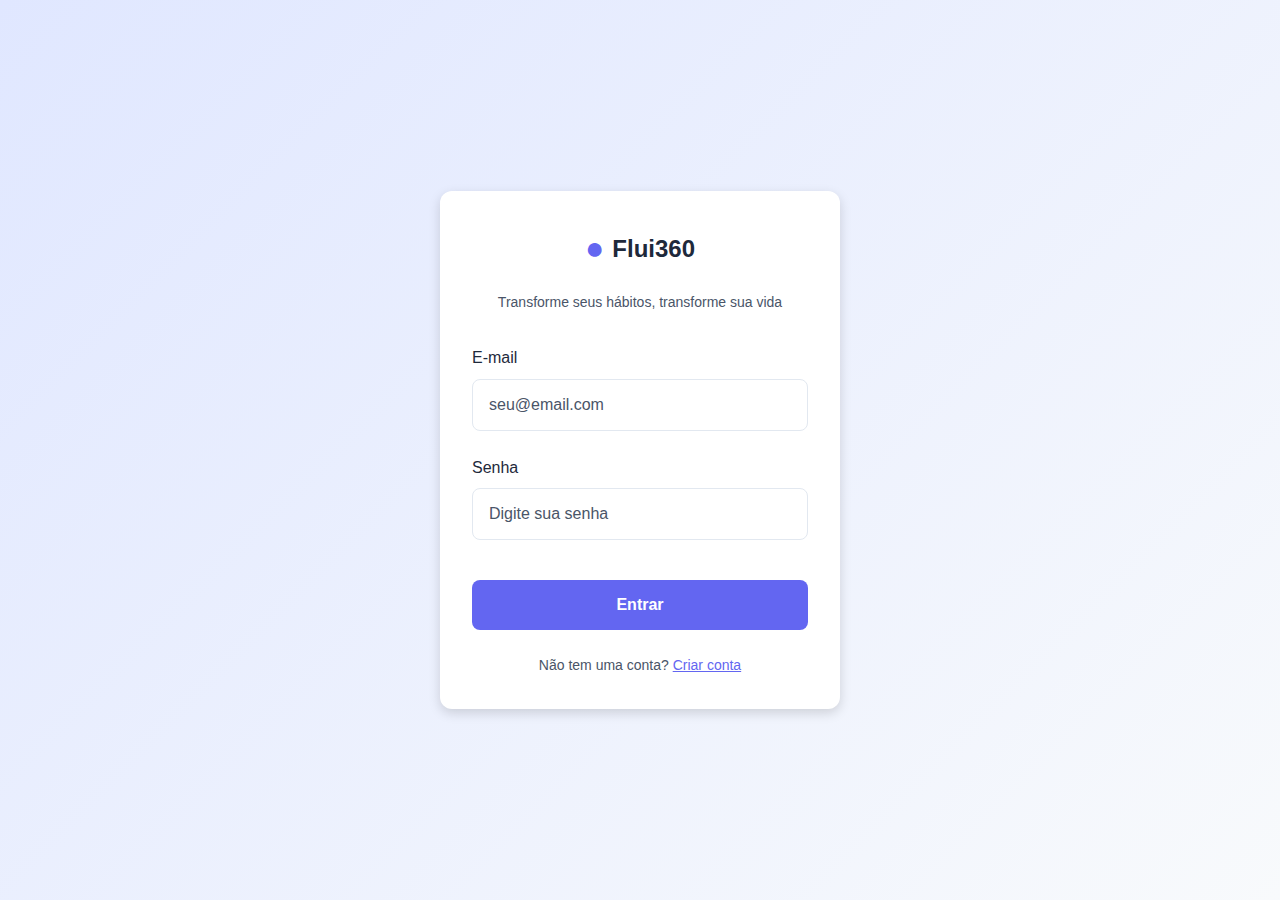
<file: index.html>
<!DOCTYPE html>
<html lang="pt-BR">
<head>
    <meta charset="UTF-8">
    <meta name="viewport" content="width=device-width, initial-scale=1.0">
    <meta name="description" content="Flui360 - Dashboard de Hábitos para melhorar sua produtividade">
    <title>Flui360 - Login</title>
    <link rel="stylesheet" href="assets/css/style.css">
</head>
<body class="pagina-login">
    <!-- 
        TELA DE LOGIN (index.html)
        ==========================
        Esta é a página inicial do aplicativo Flui360.
        Contém um formulário de login simples com validação HTML5.
        Ao submeter, redireciona para o dashboard.html.
        O link "Criar conta" abre um modal de cadastro simulado.
    -->
    
    <main class="container-login">
        <!-- Logo e título do aplicativo -->
        <div class="login-header">
            <div class="logo">
                <span class="logo-icone">&#9679;</span>
                <h1>Flui360</h1>
            </div>
            <p class="login-subtitulo">Transforme seus hábitos, transforme sua vida</p>
        </div>

        <!-- Formulário de login -->
        <form class="form-login" id="formLogin" action="dashboard.html" method="GET">
            <div class="campo-grupo">
                <label for="email">E-mail</label>
                <input 
                    type="email" 
                    id="email" 
                    name="email" 
                    placeholder="seu@email.com" 
                    required
                    autocomplete="email"
                >
                <span class="mensagem-erro" id="erroEmail"></span>
            </div>

            <div class="campo-grupo">
                <label for="senha">Senha</label>
                <input 
                    type="password" 
                    id="senha" 
                    name="senha" 
                    placeholder="Digite sua senha" 
                    required
                    minlength="6"
                    autocomplete="current-password"
                >
                <span class="mensagem-erro" id="erroSenha"></span>
            </div>

            <button type="submit" class="btn-primario btn-entrar">
                Entrar
            </button>

            <p class="link-cadastro">
                Não tem uma conta? 
                <button type="button" class="btn-link" id="btnCriarConta">Criar conta</button>
            </p>
        </form>
    </main>

    <!-- Modal de Cadastro (simulado) -->
    <div class="modal-backdrop" id="modalBackdrop">
        <div class="modal" role="dialog" aria-labelledby="tituloModal" aria-modal="true">
            <div class="modal-header">
                <h2 id="tituloModal">Criar Conta</h2>
                <button type="button" class="btn-fechar-modal" id="btnFecharModal" aria-label="Fechar modal">
                    &times;
                </button>
            </div>
            <div class="modal-body">
                <form class="form-cadastro" id="formCadastro">
                    <div class="campo-grupo">
                        <label for="nomeCompleto">Nome completo</label>
                        <input type="text" id="nomeCompleto" name="nomeCompleto" placeholder="Seu nome" required>
                    </div>
                    <div class="campo-grupo">
                        <label for="emailCadastro">E-mail</label>
                        <input type="email" id="emailCadastro" name="emailCadastro" placeholder="seu@email.com" required>
                    </div>
                    <div class="campo-grupo">
                        <label for="senhaCadastro">Senha</label>
                        <input type="password" id="senhaCadastro" name="senhaCadastro" placeholder="Mínimo 6 caracteres" required minlength="6">
                    </div>
                    <button type="submit" class="btn-primario">Criar minha conta</button>
                </form>
            </div>
        </div>
    </div>

    <script src="assets/js/main.js"></script>
</body>
</html>
</file>
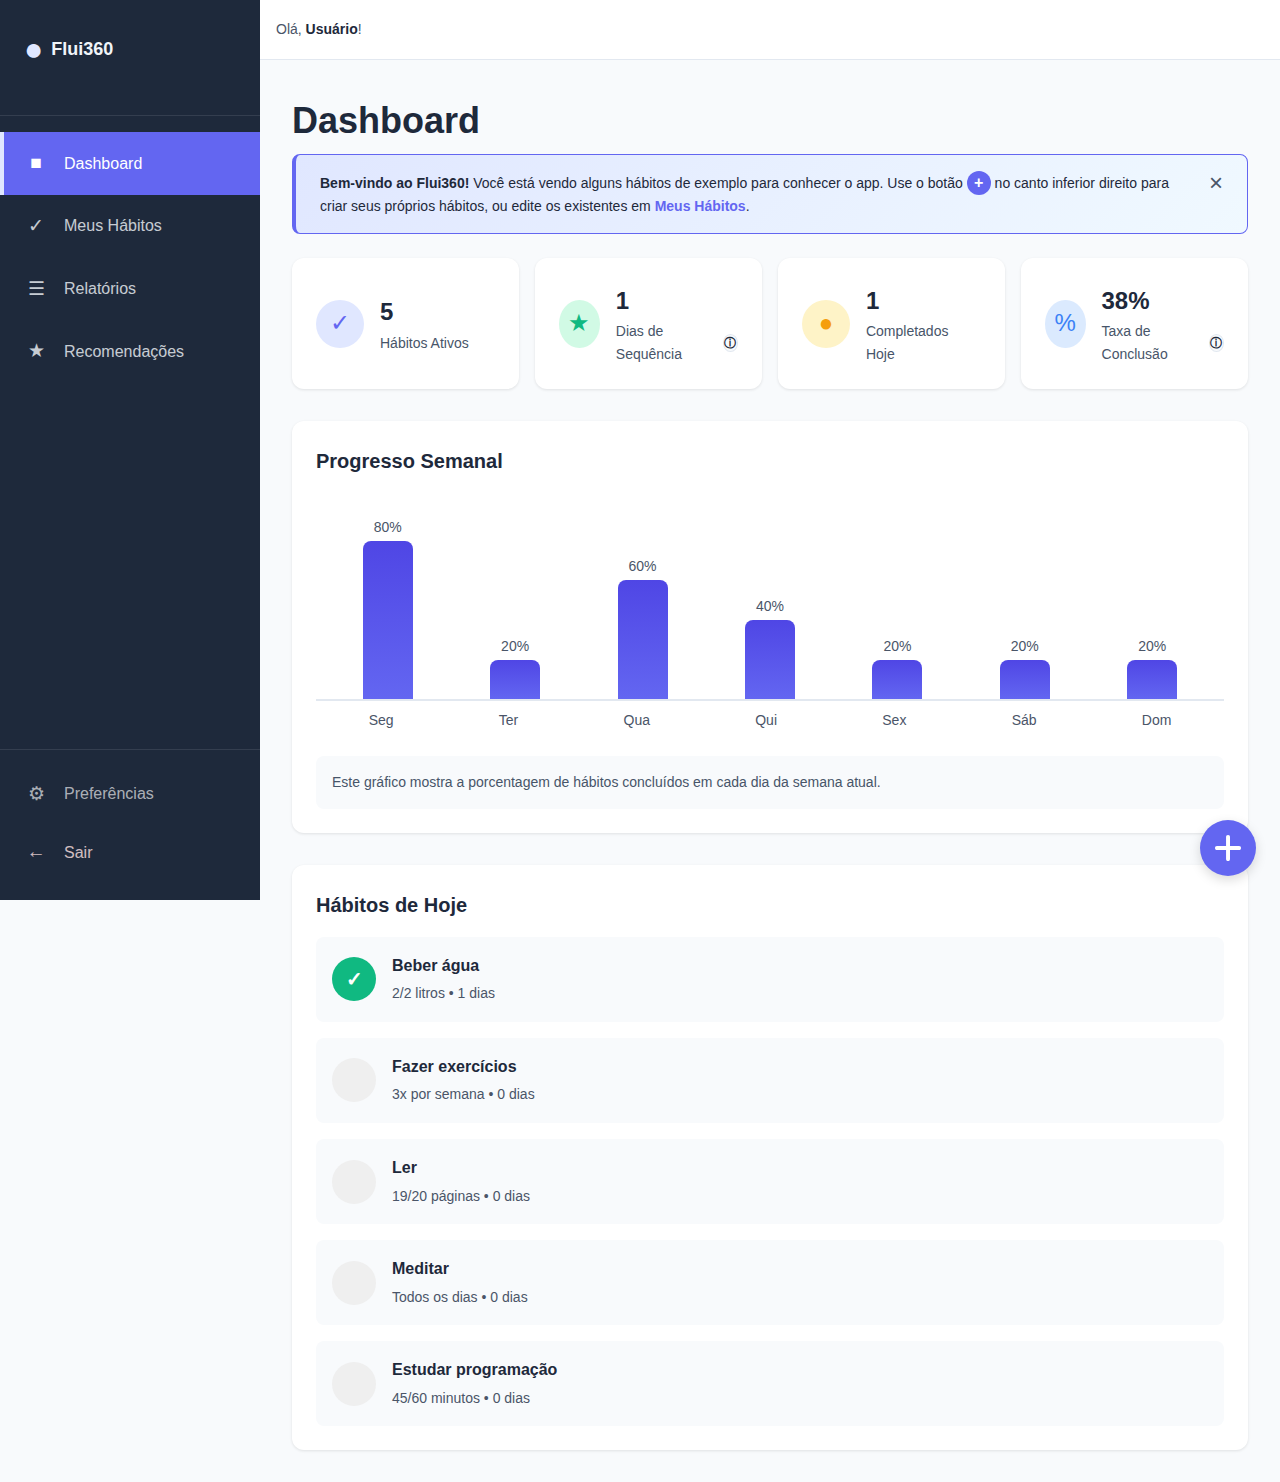
<file: dashboard.html>
<!DOCTYPE html>
<html lang="pt-BR">
<head>
    <meta charset="UTF-8">
    <meta name="viewport" content="width=device-width, initial-scale=1.0">
    <meta name="description" content="Flui360 - Dashboard principal de hábitos">
    <title>Flui360 - Dashboard</title>
    <link rel="stylesheet" href="https://cdnjs.cloudflare.com/ajax/libs/font-awesome/6.5.2/css/all.min.css">
    <link rel="stylesheet" href="assets/css/style.css">
</head>
<body class="pagina-app">
    <!-- Skip link para acessibilidade -->
    <a href="#conteudo-principal" class="skip-link">Pular para o conteúdo principal</a>
    
    <!-- Região de anúncios para leitores de tela -->
    <div id="ariaLiveRegion" class="aria-live-region" aria-live="polite" aria-atomic="true"></div>
    
    <!-- 
        DASHBOARD (dashboard.html)
        ==========================
        Tela principal após o login.
        
        FAB GLOBAL:
        - Ao clicar no FAB, abre modal de seleção de tipo de hábito
        - Mesmo fluxo de criação usado em "Meus Hábitos"
        
        HÁBITOS DE HOJE:
        - Para binários: toggle simples
        - Para mensuráveis: abre modal de valor (consistente com Meus Hábitos)
    -->

    <div class="sidebar-backdrop" id="sidebarBackdrop"></div>

    <aside class="sidebar" id="sidebar" role="navigation" aria-label="Menu principal">
        <div class="sidebar-header">
            <div class="logo">
                <span class="logo-icone" aria-hidden="true">&#9679;</span>
                <span class="logo-texto">Flui360</span>
            </div>
        </div>
        
        <nav class="sidebar-nav" aria-label="Navegação principal">
            <ul>
                <li>
                    <a href="dashboard.html" class="nav-link nav-link-ativo" aria-current="page">
                        <span class="nav-icone">&#9632;</span>
                        Dashboard
                    </a>
                </li>
                <li>
                    <a href="habitos.html" class="nav-link">
                        <span class="nav-icone">&#10003;</span>
                        Meus Hábitos
                    </a>
                </li>
                <li>
                    <a href="relatorios.html" class="nav-link">
                        <span class="nav-icone">&#9776;</span>
                        Relatórios
                    </a>
                </li>
                <li>
                    <a href="recomendacoes.html" class="nav-link">
                        <span class="nav-icone">&#9733;</span>
                        Recomendações
                    </a>
                </li>
            </ul>
        </nav>

        <div class="sidebar-footer">
            <button type="button" class="nav-link nav-link-preferencias" id="btnAbrirPreferencias">
                <span class="nav-icone">&#9881;</span>
                Preferências
            </button>
            <a href="index.html" class="nav-link nav-sair">
                <span class="nav-icone">&#8592;</span>
                Sair
            </a>
        </div>
    </aside>

    <div class="conteudo-principal" id="conteudo-principal" role="main">
        <header class="header-app">
            <button class="btn-hamburguer" id="btnHamburguer" aria-label="Abrir menu" aria-expanded="false">
                <span class="hamburguer-linha"></span>
                <span class="hamburguer-linha"></span>
                <span class="hamburguer-linha"></span>
            </button>
            
            <div class="header-usuario">
                <span class="saudacao">Olá, <strong>Usuário</strong>!</span>
            </div>
        </header>

        <main class="main-content">
            <h1 class="titulo-pagina">Dashboard</h1>
            
            <div class="boas-vindas-box" id="boasVindasBox">
                <p class="boas-vindas-texto">
                    <strong>Bem-vindo ao Flui360!</strong> Você está vendo alguns hábitos de exemplo 
                    para conhecer o app. Use o botão <span class="destaque-fab">+</span> no canto 
                    inferior direito para criar seus próprios hábitos, ou edite os existentes 
                    em <a href="habitos.html">Meus Hábitos</a>.
                </p>
                <button type="button" class="btn-fechar-boas-vindas" id="btnFecharBoasVindas" aria-label="Fechar mensagem">&times;</button>
            </div>
            
            <section class="resumo-cards">
                <article class="card-resumo">
                    <div class="card-resumo-icone cor-primaria">&#10003;</div>
                    <div class="card-resumo-info">
                        <span class="card-resumo-valor" id="habitosAtivos">5</span>
                        <span class="card-resumo-label">Hábitos Ativos</span>
                    </div>
                </article>

                <article class="card-resumo">
                    <div class="card-resumo-icone cor-sucesso">&#9733;</div>
                    <div class="card-resumo-info">
                        <span class="card-resumo-valor" id="sequenciaAtual">7</span>
                        <span class="card-resumo-label">
                            Dias de Sequência
                            <button type="button" class="info-icone" aria-label="O que são dias de sequência" aria-expanded="false">
                                &#9432;
                                <span class="info-icone-tooltip">Maior sequência atual de dias consecutivos concluindo um hábito.</span>
                            </button>
                        </span>
                    </div>
                </article>

                <article class="card-resumo">
                    <div class="card-resumo-icone cor-aviso">&#9679;</div>
                    <div class="card-resumo-info">
                        <span class="card-resumo-valor" id="completadosHoje">3</span>
                        <span class="card-resumo-label">Completados Hoje</span>
                    </div>
                </article>

                <article class="card-resumo">
                    <div class="card-resumo-icone cor-info">&#37;</div>
                    <div class="card-resumo-info">
                        <span class="card-resumo-valor" id="taxaConclusao">78%</span>
                        <span class="card-resumo-label">
                            Taxa de Conclusão
                            <button type="button" class="info-icone" aria-label="O que é taxa de conclusão" aria-expanded="false">
                                &#9432;
                                <span class="info-icone-tooltip">Taxa de conclusão = porcentagem de hábitos do dia que foram marcados como concluídos.</span>
                            </button>
                        </span>
                    </div>
                </article>
            </section>

            <section class="secao-grafico">
                <h2 class="secao-titulo">Progresso Semanal</h2>
                <div class="grafico-container">
                    <div class="grafico-barras" id="graficoSemanal">
                    </div>
                    <div class="grafico-legenda">
                        <span>Seg</span>
                        <span>Ter</span>
                        <span>Qua</span>
                        <span>Qui</span>
                        <span>Sex</span>
                        <span>Sáb</span>
                        <span>Dom</span>
                    </div>
                </div>
                <p class="grafico-descricao">
                    Este gráfico mostra a porcentagem de hábitos concluídos em cada dia da semana atual.
                </p>
            </section>

            <section class="secao-habitos-recentes">
                <h2 class="secao-titulo">Hábitos de Hoje</h2>
                <div class="lista-habitos-hoje" id="habitosHoje">
                </div>
            </section>
        </main>

        <button class="fab" id="btnNovoHabito" aria-label="Adicionar novo hábito">
            <span>+</span>
        </button>
    </div>

    <!-- 
        MODAL 1: SELEÇÃO DE TIPO DE HÁBITO
        ==================================
        Aparece primeiro quando o usuário clica no FAB para criar novo hábito.
        Após selecionar o tipo, abre o formulário principal.
    -->
    <div class="modal-backdrop" id="modalTipoBackdrop">
        <div class="modal modal-pequeno" role="dialog" aria-labelledby="tituloModalTipo" aria-modal="true">
            <div class="modal-header">
                <h2 id="tituloModalTipo">Escolha o Tipo de Hábito</h2>
                <button type="button" class="btn-fechar-modal" id="btnFecharModalTipo" aria-label="Fechar modal">
                    &times;
                </button>
            </div>
            <div class="modal-body">
                <p class="modal-descricao">Selecione como você deseja acompanhar este hábito:</p>
                <div class="tipo-habito-opcoes">
                    <button type="button" class="tipo-habito-btn" data-tipo="binario">
                        <span class="tipo-icone">&#10003;</span>
                        <span class="tipo-nome">Sim ou Não</span>
                        <span class="tipo-descricao">Ideal para hábitos que você simplesmente faz ou não faz. Ex: Meditar, Tomar vitamina, Acordar cedo.</span>
                    </button>
                    <button type="button" class="tipo-habito-btn" data-tipo="mensuravel">
                        <span class="tipo-icone">&#9776;</span>
                        <span class="tipo-nome">Mensurável</span>
                        <span class="tipo-descricao">Para hábitos com quantidade. Ex: Beber 2L de água, Ler 30 páginas, Caminhar 5km.</span>
                    </button>
                </div>
            </div>
        </div>
    </div>

    <!-- 
        MODAL 2: FORMULÁRIO PRINCIPAL DE HÁBITO
        =======================================
        Aparece após selecionar o tipo no modal anterior.
        O tipo é fixo e não pode ser alterado durante edição.
    -->
    <div class="modal-backdrop" id="modalHabitoBackdrop">
        <div class="modal modal-habito modal-habito-avancado" role="dialog" aria-labelledby="tituloModalHabito" aria-modal="true">
            <div class="modal-header">
                <h2 id="tituloModalHabito">Novo Hábito</h2>
                <button type="button" class="btn-fechar-modal" id="btnFecharModalHabito" aria-label="Fechar modal">
                    &times;
                </button>
            </div>
            <div class="modal-body">
                <form class="form-habito form-habito-avancado" id="formHabito">
                    <input type="hidden" id="habitoId" value="">
                    <input type="hidden" id="tipoHabitoHidden" value="binario">

                    <!-- NOME DO HÁBITO + COR COMPACTA -->
                        <div class="form-secao form-secao-nome-cor">
                            <div class="nome-cor-grid">
                                <div class="campo-grupo nome-habito-grupo">
                                    <label for="nomeHabito">Nome do hábito</label>
                                    <input 
                                        type="text" 
                                    id="nomeHabito" 
                                    name="nomeHabito" 
                                    placeholder="Ex: Beber água, Meditar, Ler..." 
                                    required
                                >
                            </div>
                            <div class="campo-grupo campo-cor-compacto">
                                <label>Cor</label>
                                <button type="button" class="cor-atalho" id="btnAbrirCores">
                                    <span class="cor-atalho-bolinha" id="corAtualPreview" aria-hidden="true"></span>
                                    <span class="cor-atalho-texto">Alterar</span>
                                </button>
                            </div>
                        </div>
                    </div>

                    <!-- CAMPOS PARA HÁBITO MENSURÁVEL -->
                    <div class="form-secao campos-mensuravel" id="camposMensuravel" style="display: none;">
                        <h3 class="form-secao-titulo">Meta Diária</h3>
                        <div class="campos-linha">
                            <div class="campo-grupo campo-pequeno">
                                <label for="alvoDiario">Alvo</label>
                                <input 
                                    type="number" 
                                    id="alvoDiario" 
                                    name="alvoDiario" 
                                    min="1" 
                                    value="1"
                                    placeholder="Ex: 2"
                                >
                            </div>
                            <div class="campo-grupo campo-medio">
                                <label for="unidadeHabito">Unidade</label>
                                <input 
                                    type="text" 
                                    id="unidadeHabito" 
                                    name="unidadeHabito" 
                                    placeholder="Ex: litros, páginas, minutos"
                                >
                            </div>
                        </div>
                    </div>

                    <!-- FREQUÊNCIA (RESUMO + MINI MODAL) -->
                    <div class="form-secao form-secao-frequencia">
                        <div class="freq-resumo">
                            <div class="freq-resumo-textos">
                                <span class="freq-resumo-label">Frequência</span>
                                <span class="freq-resumo-valor" id="freqResumoTexto">Todos os dias</span>
                            </div>
                            <button type="button" class="btn-texto btn-abrir-frequencia" id="btnAbrirFrequencia">Editar</button>
                        </div>
                        <input type="hidden" id="tipoFrequencia" value="diario">
                    </div>

                    <!-- LEMBRETES -->
                    <div class="form-secao">
                        <h3 class="form-secao-titulo">Lembretes</h3>
                        
                        <div class="lembrete-config lembrete-config-simples" id="lembreteConfig" style="display: none;">
                            <input type="checkbox" id="lembreteAtivo" name="lembreteAtivo" style="display: none;">
                            <div class="campo-grupo campo-hora-lembrete">
                                <div class="hora-lembrete-wrapper">
                                    <input type="time" id="horaLembrete" name="horaLembrete" value="" placeholder="Desabilitado">
                                    <button type="button" class="btn-icone btn-limpar-hora" id="btnLimparHoraLembrete" aria-label="Limpar horário do lembrete">&times;</button>
                                </div>
                            </div>
                            
                            <div class="dias-semana-resumo">
                                <div class="dias-resumo-textos">
                                    <span class="dias-resumo-label">Dias da semana</span>
                                    <span class="dias-resumo-valor" id="diasResumoTexto">Todos os dias</span>
                                </div>
                                <button type="button" class="btn-texto btn-abrir-dias" id="btnAbrirDiasModal">Selecionar</button>
                            </div>
                        </div>
                    </div>

                    <div class="form-acoes">
                        <button type="button" class="btn-secundario btn-cancelar" id="btnCancelarHabito">Cancelar</button>
                        <button type="submit" class="btn-primario" id="btnSalvarHabito">Salvar Hábito</button>
                    </div>
                </form>
            </div>
        </div>
    </div>

    <!-- MINI MODAL: DIAS DO LEMBRETE -->
    <div class="modal-backdrop" id="modalDiasBackdrop">
        <div class="modal modal-mini" role="dialog" aria-labelledby="tituloModalDias" aria-modal="true">
            <div class="modal-header">
                <h2 id="tituloModalDias">Selecionar dias</h2>
                <button type="button" class="btn-fechar-modal" id="btnFecharModalDias" aria-label="Fechar modal">
                    &times;
                </button>
            </div>
            <div class="modal-body">
                <div class="dias-semana-container dias-modal">
                    <div class="dias-semana-header">
                        <span>Dias da semana</span>
                        <button type="button" class="btn-texto" id="btnToggleDias">Selecionar todos</button>
                    </div>
                    <div class="dias-semana-grid" id="diasSemanaGrid">
                        <button type="button" class="dia-semana-btn" data-dia="dom">Dom</button>
                        <button type="button" class="dia-semana-btn" data-dia="seg">Seg</button>
                        <button type="button" class="dia-semana-btn" data-dia="ter">Ter</button>
                        <button type="button" class="dia-semana-btn" data-dia="qua">Qua</button>
                        <button type="button" class="dia-semana-btn" data-dia="qui">Qui</button>
                        <button type="button" class="dia-semana-btn" data-dia="sex">Sex</button>
                        <button type="button" class="dia-semana-btn" data-dia="sab">Sáb</button>
                    </div>
                </div>
                <div class="form-acoes form-acoes-compacta">
                    <button type="button" class="btn-secundario btn-cancelar" id="btnCancelarDias">Cancelar</button>
                    <button type="button" class="btn-primario" id="btnSalvarDias">Aplicar</button>
                </div>
            </div>
        </div>
    </div>

    <!-- MINI MODAL: CORES -->
    <div class="modal-backdrop" id="modalCoresBackdrop">
        <div class="modal modal-mini" role="dialog" aria-labelledby="tituloModalCores" aria-modal="true">
            <div class="modal-header">
                <h2 id="tituloModalCores">Escolha uma cor</h2>
                <button type="button" class="btn-fechar-modal" id="btnFecharModalCores" aria-label="Fechar modal">
                    &times;
                </button>
            </div>
            <div class="modal-body">
                <div class="cores-grid cores-grid-modal" id="coresGrid">
                    <label class="cor-opcao">
                        <input type="radio" name="corHabito" value="#10b981" checked>
                        <span class="cor-preview" style="background-color: #10b981"></span>
                    </label>
                    <label class="cor-opcao">
                        <input type="radio" name="corHabito" value="#f59e0b">
                        <span class="cor-preview" style="background-color: #f59e0b"></span>
                    </label>
                    <label class="cor-opcao">
                        <input type="radio" name="corHabito" value="#6366f1">
                        <span class="cor-preview" style="background-color: #6366f1"></span>
                    </label>
                    <label class="cor-opcao">
                        <input type="radio" name="corHabito" value="#8b5cf6">
                        <span class="cor-preview" style="background-color: #8b5cf6"></span>
                    </label>
                    <label class="cor-opcao">
                        <input type="radio" name="corHabito" value="#3b82f6">
                        <span class="cor-preview" style="background-color: #3b82f6"></span>
                    </label>
                    <label class="cor-opcao">
                        <input type="radio" name="corHabito" value="#ec4899">
                        <span class="cor-preview" style="background-color: #ec4899"></span>
                    </label>
                    <label class="cor-opcao">
                        <input type="radio" name="corHabito" value="#14b8a6">
                        <span class="cor-preview" style="background-color: #14b8a6"></span>
                    </label>
                    <label class="cor-opcao">
                        <input type="radio" name="corHabito" value="#ef4444">
                        <span class="cor-preview" style="background-color: #ef4444"></span>
                    </label>
                </div>
                <div class="form-acoes form-acoes-compacta">
                    <button type="button" class="btn-secundario" id="btnCancelarCores">Fechar</button>
                </div>
            </div>
        </div>
    </div>

    <!-- 
        MODAL 3: VALOR PARA HÁBITO MENSURÁVEL
        =====================================
        Aparece quando o usuário clica para "completar" um hábito mensurável.
        Pergunta o valor do dia (ex: "Quantas páginas você leu hoje?")
    -->
    <div class="modal-backdrop" id="modalValorBackdrop">
        <div class="modal modal-pequeno" role="dialog" aria-labelledby="tituloModalValor" aria-modal="true">
            <div class="modal-header">
                <h2 id="tituloModalValor">Registrar Valor</h2>
                <button type="button" class="btn-fechar-modal" id="btnFecharModalValor" aria-label="Fechar modal">
                    &times;
                </button>
            </div>
            <div class="modal-body">
                <p class="modal-pergunta" id="perguntaValor">Quanto você completou hoje?</p>
                <div class="campo-valor-modal">
                    <input type="number" id="inputValorDia" min="0" step="0.5" value="0" class="input-valor-grande">
                    <span class="valor-unidade" id="valorUnidade">unidades</span>
                </div>
                <div class="valor-progresso-preview">
                    <span id="valorProgressoTexto">0/0</span>
                    <div class="progresso-barra-mensuravel">
                        <div class="progresso-barra-preenchido" id="valorProgressoBarra" style="width: 0%"></div>
                    </div>
                </div>
                <div class="form-acoes">
                    <button type="button" class="btn-secundario btn-cancelar" id="btnCancelarValor">Cancelar</button>
                    <button type="button" class="btn-primario" id="btnConfirmarValor">Confirmar</button>
                </div>
            </div>
        </div>
    </div>

    <!-- MINI MODAL: FREQUÊNCIA -->
    <div class="modal-backdrop" id="modalFrequenciaBackdrop">
        <div class="modal modal-mini" role="dialog" aria-labelledby="tituloModalFrequencia" aria-modal="true">
            <div class="modal-header">
                <h2 id="tituloModalFrequencia">Escolher frequência</h2>
                <button type="button" class="btn-fechar-modal" id="btnFecharModalFrequencia" aria-label="Fechar modal">
                    &times;
                </button>
            </div>
            <div class="modal-body">
                <div class="freq-opcoes">
                    <label class="freq-opcao">
                        <input type="radio" name="opcaoFrequencia" value="diario" checked>
                        <span>Todos os dias</span>
                    </label>
                    <label class="freq-opcao freq-opcao-inline">
                        <input type="radio" name="opcaoFrequencia" value="x-semana">
                        <span>
                            <input type="number" id="vezesXSemana" min="1" max="7" value="3" class="freq-input-pequeno"> vez(es) por semana
                        </span>
                    </label>
                    <label class="freq-opcao freq-opcao-inline">
                        <input type="radio" name="opcaoFrequencia" value="x-mes">
                        <span>
                            <input type="number" id="vezesXMes" min="1" max="31" value="10" class="freq-input-pequeno"> vez(es) por mês
                        </span>
                    </label>
                    <label class="freq-opcao freq-opcao-inline">
                        <input type="radio" name="opcaoFrequencia" value="x-em-y">
                        <span>
                            <input type="number" id="inputVezesX" min="1" value="3" class="freq-input-pequeno"> vez(es) em
                            <input type="number" id="inputDiasY" min="1" value="5" class="freq-input-pequeno"> dia(s)
                        </span>
                    </label>
                    <!--
                    <label class="freq-opcao">
                        <input type="radio" name="opcaoFrequencia" value="personalizado">
                        <span>Personalizado</span>
                    </label>
                    -->
                </div>
                <div class="form-acoes form-acoes-compacta">
                    <button type="button" class="btn-secundario btn-cancelar" id="btnCancelarFrequencia">Cancelar</button>
                    <button type="button" class="btn-primario" id="btnSalvarFrequencia">Aplicar</button>
                </div>
            </div>
        </div>
    </div>

    <!-- MODAL 5: CONFIRMAÇÃO DE EXCLUSÃO -->
    <div class="modal-backdrop" id="modalExcluirBackdrop">
        <div class="modal modal-pequeno" role="dialog" aria-labelledby="tituloModalExcluir" aria-modal="true">
            <div class="modal-header">
                <h2 id="tituloModalExcluir">Excluir Hábito</h2>
                <button type="button" class="btn-fechar-modal" id="btnFecharModalExcluir" aria-label="Fechar modal">
                    &times;
                </button>
            </div>
            <div class="modal-body">
                <p>Tem certeza que deseja excluir o hábito "<strong id="nomeHabitoExcluir"></strong>"?</p>
                <p class="texto-aviso">Esta ação não pode ser desfeita.</p>
                <div class="form-acoes">
                    <button type="button" class="btn-secundario btn-cancelar" id="btnCancelarExcluir">Cancelar</button>
                    <button type="button" class="btn-perigo" id="btnConfirmarExcluir">Excluir</button>
                </div>
            </div>
        </div>
    </div>

    <div class="toast-container" id="toastContainer" role="status" aria-live="polite" aria-atomic="true"></div>

    <!-- MODAL: PREFERÊNCIAS -->
    <div class="modal-backdrop" id="modalPreferenciasBackdrop">
        <div class="modal modal-pequeno" role="dialog" aria-labelledby="tituloModalPreferencias" aria-modal="true">
            <div class="modal-header">
                <h2 id="tituloModalPreferencias">Preferências</h2>
                <button type="button" class="btn-fechar-modal" id="btnFecharPreferencias" aria-label="Fechar modal">
                    &times;
                </button>
            </div>
            <div class="modal-body">
                <div class="pref-list">
                    <div class="pref-item">
                        <div class="pref-item-header">
                            <div class="pref-item-texto">
                                <div class="pref-item-titulo">
                                    Modo escuro
                                    <span class="pref-item-info" tabindex="0" data-info="O tema será aplicado automaticamente em todas as páginas.">i</span>
                                </div>
                                <p class="pref-item-descricao">O tema será aplicado automaticamente em todas as páginas.</p>
                            </div>
                            <div class="toggle-switch" id="toggleModoEscuro" role="switch" aria-checked="false" tabindex="0">
                                <div class="toggle-switch-slider"></div>
                            </div>
                        </div>
                    </div>

                    <div class="pref-item">
                        <div class="pref-item-header">
                            <div class="pref-item-texto">
                                <div class="pref-item-titulo">
                                    Orientação dos dias
                                    <span class="pref-item-info" tabindex="0" data-info="Quando ativado, o mini calendário começa pelo dia atual à esquerda e mostra os dias anteriores à direita.">i</span>
                                </div>
                                <p class="pref-item-descricao">Quando ativado, o mini calendário começa pelo dia atual à esquerda e mostra os dias anteriores à direita.</p>
                            </div>
                            <div class="toggle-switch" id="toggleOrientacaoDias" role="switch" aria-checked="false" tabindex="0">
                                <div class="toggle-switch-slider"></div>
                            </div>
                        </div>
                    </div>

                    <div class="pref-item">
                        <div class="pref-item-header">
                            <div class="pref-item-texto">
                                <div class="pref-item-titulo">
                                    <span class="pref-item-titulo-desktop">Página inicial</span>
                                    <span class="pref-item-titulo-mobile">Pág. Inicial</span>
                                    <span class="pref-item-info" tabindex="0" data-info="Escolha qual página abrir após o login.">i</span>
                                </div>
                                <p class="pref-item-descricao">Escolha qual página abrir após o login.</p>
                            </div>
                            <select id="selectPaginaInicial" class="select-pagina-inicial">
                                <option value="dashboard.html">Dashboard</option>
                                <option value="habitos.html">Meus Hábitos</option>
                                <option value="relatorios.html">Relatórios</option>
                                <option value="recomendacoes.html">Recomendações</option>
                            </select>
                        </div>
                    </div>

                    <div class="pref-item">
                        <div class="pref-item-header">
                            <div class="pref-item-texto">
                                <div class="pref-item-titulo">
                                    Notificações
                                    <span class="pref-item-info" tabindex="0" data-info="Ative para receber lembretes do navegador.">i</span>
                                </div>
                                <p class="pref-item-descricao">Use um horário no hábito e permita notificações no navegador.</p>
                            </div>
                            <div class="pref-item-acoes">
                                <div class="toggle-switch" id="toggleNotificacoes" role="switch" aria-checked="false" tabindex="0">
                                    <div class="toggle-switch-slider"></div>
                                </div>
                            </div>
                        </div>
                    </div>
                </div>
            </div>
        </div>
    </div>

    <!-- MODAL: ESTATÍSTICAS DO HÁBITO -->
    <div class="modal-backdrop" id="modalStatsBackdrop">
        <div class="modal modal-medio" role="dialog" aria-labelledby="tituloModalStats" aria-modal="true">
            <div class="modal-header">
                <h2 id="tituloModalStats" tabindex="-1">Estatísticas: <span id="statsHabitoNome">Hábito</span></h2>
                <button type="button" class="btn-fechar-modal" id="btnFecharStats" aria-label="Fechar modal">
                    &times;
                </button>
            </div>
            <div class="modal-body">
                <div class="stats-lista">
                    <div class="stats-linha stats-linha-dupla">
                        <div class="stats-duo">
                            <span class="stats-item-label">Dias Concluídos</span>
                            <span class="stats-item-valor" id="statsDiasConcluidos">0</span>
                        </div>
                        <div class="stats-duo">
                            <span class="stats-item-label">Maior Sequência</span>
                            <span class="stats-item-valor" id="statsStreakMaxima">0</span>
                        </div>
                    </div>
                    <div class="stats-linha">
                        <span class="stats-item-label">Tipo</span>
                        <span class="stats-item-valor">
                            <span class="stats-tipo-badge" id="statsTipoBadge">Sim/Não</span>
                        </span>
                    </div>
                    <div class="stats-linha">
                        <span class="stats-item-label">Frequência</span>
                        <span class="stats-item-valor" id="statsFrequenciaTexto">–</span>
                    </div>
                    <div class="stats-linha">
                        <span class="stats-item-label">Lembrete</span>
                        <span class="stats-item-valor" id="statsLembreteTexto">–</span>
                    </div>
                </div>
                
                <div class="stats-secao" id="statsSecaoMensuravel" style="display: none;">
                    <h4 class="stats-secao-titulo">Estatísticas de Valores</h4>
                    <div class="stats-grid">
                        <div class="stats-item">
                            <div class="stats-item-valor" id="statsMedia">0</div>
                            <div class="stats-item-label">Média</div>
                        </div>
                        <div class="stats-item">
                            <div class="stats-item-valor" id="statsMaximo">0</div>
                            <div class="stats-item-label">Máximo</div>
                        </div>
                        <div class="stats-item">
                            <div class="stats-item-valor" id="statsMinimo">0</div>
                            <div class="stats-item-label">Mínimo</div>
                        </div>
                    </div>
                </div>
                
                <div class="form-acoes">
                    <button type="button" class="btn-primario" id="btnFecharModalStats">Fechar</button>
                </div>
            </div>
        </div>
    </div>

    <script src="assets/js/main.js"></script>
</body>
</html>
</file>
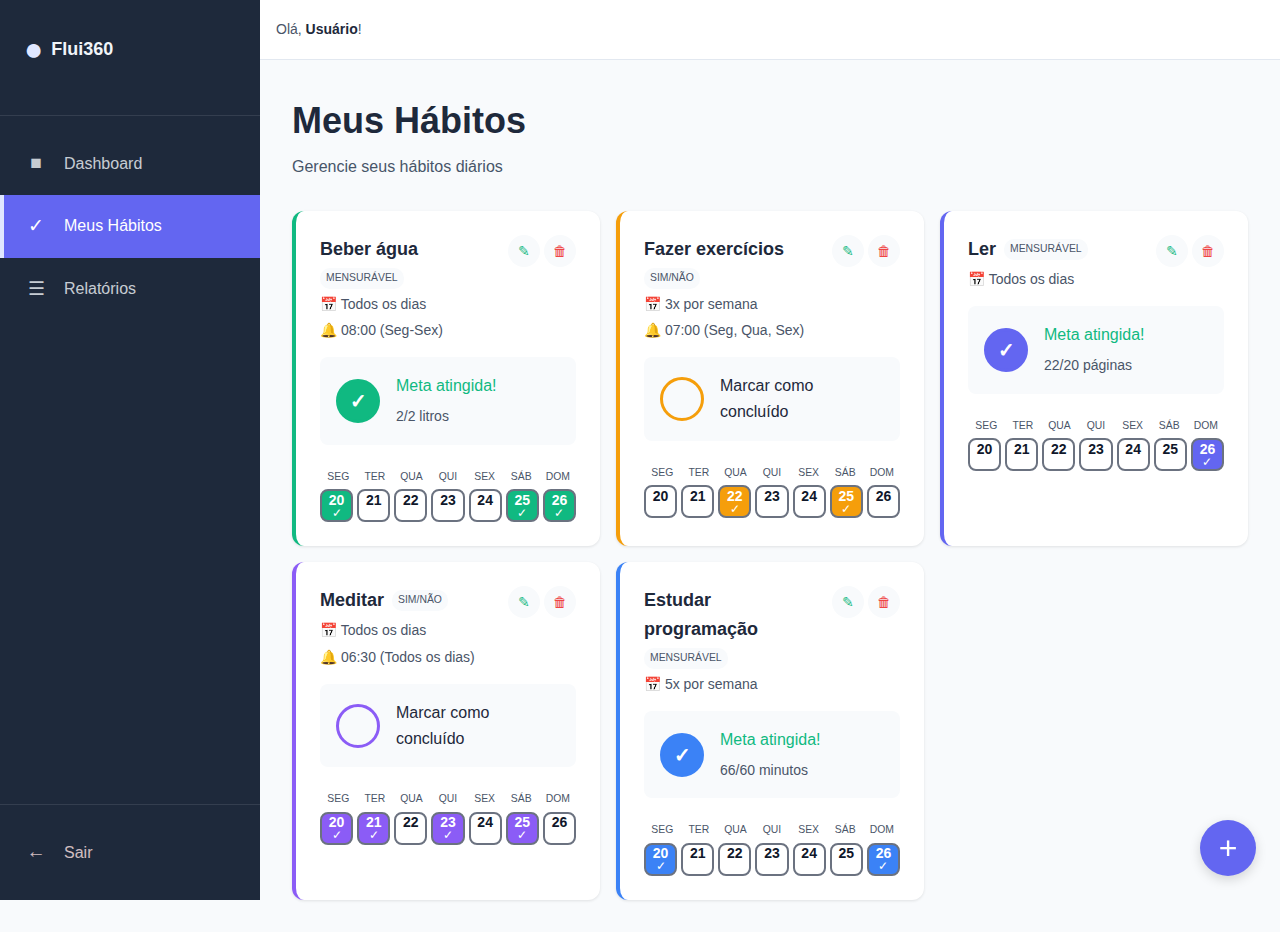
<file: habitos.html>
<!DOCTYPE html>
<html lang="pt-BR">
<head>
    <meta charset="UTF-8">
    <meta name="viewport" content="width=device-width, initial-scale=1.0">
    <meta name="description" content="Flui360 - Gerencie seus hábitos">
    <title>Flui360 - Meus Hábitos</title>
    <link rel="stylesheet" href="assets/css/style.css">
</head>
<body class="pagina-app">
    <!-- 
        MEUS HÁBITOS (habitos.html)
        ===========================
        Tela com CRUD completo de hábitos, inspirada no Loop Habit Tracker.
        
        FUNCIONALIDADES:
        - Criar, editar e excluir hábitos
        - Tipos: Binário (Sim/Não) e Mensurável (com unidade/alvo)
        - Frequência dinâmica (diário, X vezes por semana/mês, X vezes em Y dias)
        - Sistema de lembretes com seleção de dias da semana
        - Persistência em localStorage
    -->

    <div class="sidebar-backdrop" id="sidebarBackdrop"></div>

    <aside class="sidebar" id="sidebar">
        <div class="sidebar-header">
            <div class="logo">
                <span class="logo-icone">&#9679;</span>
                <span class="logo-texto">Flui360</span>
            </div>
        </div>
        
        <nav class="sidebar-nav">
            <ul>
                <li>
                    <a href="dashboard.html" class="nav-link">
                        <span class="nav-icone">&#9632;</span>
                        Dashboard
                    </a>
                </li>
                <li>
                    <a href="habitos.html" class="nav-link ativo">
                        <span class="nav-icone">&#10003;</span>
                        Meus Hábitos
                    </a>
                </li>
                <li>
                    <a href="relatorios.html" class="nav-link">
                        <span class="nav-icone">&#9776;</span>
                        Relatórios
                    </a>
                </li>
            </ul>
        </nav>

        <div class="sidebar-footer">
            <a href="index.html" class="nav-link nav-sair">
                <span class="nav-icone">&#8592;</span>
                Sair
            </a>
        </div>
    </aside>

    <div class="conteudo-principal">
        <header class="header-app">
            <button class="btn-hamburguer" id="btnHamburguer" aria-label="Abrir menu" aria-expanded="false">
                <span class="hamburguer-linha"></span>
                <span class="hamburguer-linha"></span>
                <span class="hamburguer-linha"></span>
            </button>
            
            <div class="header-usuario">
                <span class="saudacao">Olá, <strong>Usuário</strong>!</span>
            </div>
        </header>

        <main class="main-content">
            <div class="header-secao">
                <h1 class="titulo-pagina">Meus Hábitos</h1>
                <p class="subtitulo-pagina">Gerencie seus hábitos diários</p>
            </div>

            <section class="habitos-grid" id="habitosGrid">
            </section>

            <div class="sem-habitos" id="semHabitos" style="display: none;">
                <p>Você ainda não tem hábitos cadastrados.</p>
                <p>Clique no botão + para adicionar seu primeiro hábito!</p>
            </div>
        </main>

        <button class="fab" id="btnNovoHabito" aria-label="Adicionar novo hábito">
            <span>+</span>
        </button>
    </div>

    <!-- MODAL AVANÇADO - CRIAR/EDITAR HÁBITO -->
    <div class="modal-backdrop" id="modalHabitoBackdrop">
        <div class="modal modal-habito modal-habito-avancado" role="dialog" aria-labelledby="tituloModalHabito" aria-modal="true">
            <div class="modal-header">
                <h2 id="tituloModalHabito">Novo Hábito</h2>
                <button type="button" class="btn-fechar-modal" id="btnFecharModalHabito" aria-label="Fechar modal">
                    &times;
                </button>
            </div>
            <div class="modal-body">
                <form class="form-habito form-habito-avancado" id="formHabito">
                    <input type="hidden" id="habitoId" value="">
                    
                    <!-- PASSO 1: TIPO DO HÁBITO -->
                    <div class="form-secao">
                        <h3 class="form-secao-titulo">Tipo do Hábito</h3>
                        <div class="tipo-habito-opcoes">
                            <label class="tipo-habito-opcao">
                                <input type="radio" name="tipoHabito" value="binario" checked>
                                <div class="tipo-habito-card">
                                    <span class="tipo-icone">&#10003;</span>
                                    <span class="tipo-nome">Sim ou Não</span>
                                    <span class="tipo-descricao">Marcar/desmarcar como concluído</span>
                                </div>
                            </label>
                            <label class="tipo-habito-opcao">
                                <input type="radio" name="tipoHabito" value="mensuravel">
                                <div class="tipo-habito-card">
                                    <span class="tipo-icone">&#9776;</span>
                                    <span class="tipo-nome">Mensurável</span>
                                    <span class="tipo-descricao">Registrar valores numéricos</span>
                                </div>
                            </label>
                        </div>
                    </div>

                    <!-- PASSO 2: NOME DO HÁBITO -->
                    <div class="form-secao">
                        <div class="campo-grupo">
                            <label for="nomeHabito">Nome do hábito</label>
                            <input 
                                type="text" 
                                id="nomeHabito" 
                                name="nomeHabito" 
                                placeholder="Ex: Beber água, Meditar, Ler..." 
                                required
                            >
                        </div>
                    </div>

                    <!-- PASSO 3: CAMPOS PARA HÁBITO MENSURÁVEL -->
                    <div class="form-secao campos-mensuravel" id="camposMensuravel" style="display: none;">
                        <h3 class="form-secao-titulo">Meta Diária</h3>
                        <div class="campos-linha">
                            <div class="campo-grupo campo-pequeno">
                                <label for="alvoDiario">Alvo</label>
                                <input 
                                    type="number" 
                                    id="alvoDiario" 
                                    name="alvoDiario" 
                                    min="1" 
                                    value="1"
                                    placeholder="Ex: 2"
                                >
                            </div>
                            <div class="campo-grupo campo-medio">
                                <label for="unidadeHabito">Unidade</label>
                                <input 
                                    type="text" 
                                    id="unidadeHabito" 
                                    name="unidadeHabito" 
                                    placeholder="Ex: litros, páginas, minutos"
                                >
                            </div>
                        </div>
                    </div>

                    <!-- PASSO 4: FREQUÊNCIA -->
                    <div class="form-secao">
                        <h3 class="form-secao-titulo">Frequência</h3>
                        <div class="campo-grupo">
                            <select id="tipoFrequencia" name="tipoFrequencia" required>
                                <option value="diario">Todos os dias</option>
                                <option value="x-semana">X vezes por semana</option>
                                <option value="x-mes">X vezes por mês</option>
                                <option value="x-em-y">X vezes em Y dias</option>
                            </select>
                        </div>
                        
                        <!-- Campos dinâmicos para frequência -->
                        <div class="campos-frequencia-dinamica" id="camposFrequenciaDinamica">
                            <div class="campos-linha campos-x-semana" id="camposXSemana" style="display: none;">
                                <div class="campo-grupo campo-pequeno">
                                    <label for="vezesXSemana">Vezes</label>
                                    <input type="number" id="vezesXSemana" min="1" max="7" value="3">
                                </div>
                                <span class="campo-complemento">vezes por semana</span>
                            </div>
                            
                            <div class="campos-linha campos-x-mes" id="camposXMes" style="display: none;">
                                <div class="campo-grupo campo-pequeno">
                                    <label for="vezesXMes">Vezes</label>
                                    <input type="number" id="vezesXMes" min="1" max="31" value="10">
                                </div>
                                <span class="campo-complemento">vezes por mês</span>
                            </div>
                            
                            <div class="campos-linha campos-x-em-y" id="camposXEmY" style="display: none;">
                                <div class="campo-grupo campo-pequeno">
                                    <label for="vezesX">X</label>
                                    <input type="number" id="vezesX" min="1" value="3">
                                </div>
                                <span class="campo-complemento">vezes em</span>
                                <div class="campo-grupo campo-pequeno">
                                    <label for="diasY">Y</label>
                                    <input type="number" id="diasY" min="1" value="5">
                                </div>
                                <span class="campo-complemento">dias</span>
                            </div>
                        </div>
                    </div>

                    <!-- PASSO 5: LEMBRETES -->
                    <div class="form-secao">
                        <h3 class="form-secao-titulo">Lembretes</h3>
                        
                        <div class="lembrete-toggle-container">
                            <label class="toggle-switch">
                                <input type="checkbox" id="lembreteAtivo" name="lembreteAtivo">
                                <span class="toggle-slider"></span>
                            </label>
                            <span class="toggle-label" id="lembreteLabel">Desabilitado</span>
                        </div>

                        <!-- Configuração de lembrete (oculto por padrão) -->
                        <div class="lembrete-config" id="lembreteConfig" style="display: none;">
                            <div class="campo-grupo">
                                <label for="horaLembrete">Horário do lembrete</label>
                                <input type="time" id="horaLembrete" name="horaLembrete" value="08:00">
                            </div>
                            
                            <div class="dias-semana-container">
                                <div class="dias-semana-header">
                                    <span>Dias da semana</span>
                                    <button type="button" class="btn-texto" id="btnToggleDias">Selecionar todos</button>
                                </div>
                                <div class="dias-semana-grid" id="diasSemanaGrid">
                                    <button type="button" class="dia-semana-btn" data-dia="dom">Dom</button>
                                    <button type="button" class="dia-semana-btn" data-dia="seg">Seg</button>
                                    <button type="button" class="dia-semana-btn" data-dia="ter">Ter</button>
                                    <button type="button" class="dia-semana-btn" data-dia="qua">Qua</button>
                                    <button type="button" class="dia-semana-btn" data-dia="qui">Qui</button>
                                    <button type="button" class="dia-semana-btn" data-dia="sex">Sex</button>
                                    <button type="button" class="dia-semana-btn" data-dia="sab">Sáb</button>
                                </div>
                            </div>
                        </div>
                    </div>

                    <!-- PASSO 6: COR DO HÁBITO -->
                    <div class="form-secao">
                        <h3 class="form-secao-titulo">Cor</h3>
                        <div class="cores-grid" id="coresGrid">
                            <label class="cor-opcao">
                                <input type="radio" name="corHabito" value="#10b981" checked>
                                <span class="cor-preview" style="background-color: #10b981"></span>
                            </label>
                            <label class="cor-opcao">
                                <input type="radio" name="corHabito" value="#f59e0b">
                                <span class="cor-preview" style="background-color: #f59e0b"></span>
                            </label>
                            <label class="cor-opcao">
                                <input type="radio" name="corHabito" value="#6366f1">
                                <span class="cor-preview" style="background-color: #6366f1"></span>
                            </label>
                            <label class="cor-opcao">
                                <input type="radio" name="corHabito" value="#8b5cf6">
                                <span class="cor-preview" style="background-color: #8b5cf6"></span>
                            </label>
                            <label class="cor-opcao">
                                <input type="radio" name="corHabito" value="#3b82f6">
                                <span class="cor-preview" style="background-color: #3b82f6"></span>
                            </label>
                            <label class="cor-opcao">
                                <input type="radio" name="corHabito" value="#ec4899">
                                <span class="cor-preview" style="background-color: #ec4899"></span>
                            </label>
                            <label class="cor-opcao">
                                <input type="radio" name="corHabito" value="#14b8a6">
                                <span class="cor-preview" style="background-color: #14b8a6"></span>
                            </label>
                            <label class="cor-opcao">
                                <input type="radio" name="corHabito" value="#ef4444">
                                <span class="cor-preview" style="background-color: #ef4444"></span>
                            </label>
                        </div>
                    </div>

                    <div class="form-acoes">
                        <button type="button" class="btn-secundario" id="btnCancelarHabito">Cancelar</button>
                        <button type="submit" class="btn-primario" id="btnSalvarHabito">Salvar Hábito</button>
                    </div>
                </form>
            </div>
        </div>
    </div>

    <!-- MODAL DE CONFIRMAÇÃO DE EXCLUSÃO -->
    <div class="modal-backdrop" id="modalExcluirBackdrop">
        <div class="modal modal-pequeno" role="dialog" aria-labelledby="tituloModalExcluir" aria-modal="true">
            <div class="modal-header">
                <h2 id="tituloModalExcluir">Excluir Hábito</h2>
                <button type="button" class="btn-fechar-modal" id="btnFecharModalExcluir" aria-label="Fechar modal">
                    &times;
                </button>
            </div>
            <div class="modal-body">
                <p>Tem certeza que deseja excluir o hábito "<strong id="nomeHabitoExcluir"></strong>"?</p>
                <p class="texto-aviso">Esta ação não pode ser desfeita.</p>
                <div class="form-acoes">
                    <button type="button" class="btn-secundario" id="btnCancelarExcluir">Cancelar</button>
                    <button type="button" class="btn-perigo" id="btnConfirmarExcluir">Excluir</button>
                </div>
            </div>
        </div>
    </div>

    <script src="assets/js/main.js"></script>
</body>
</html>
</file>
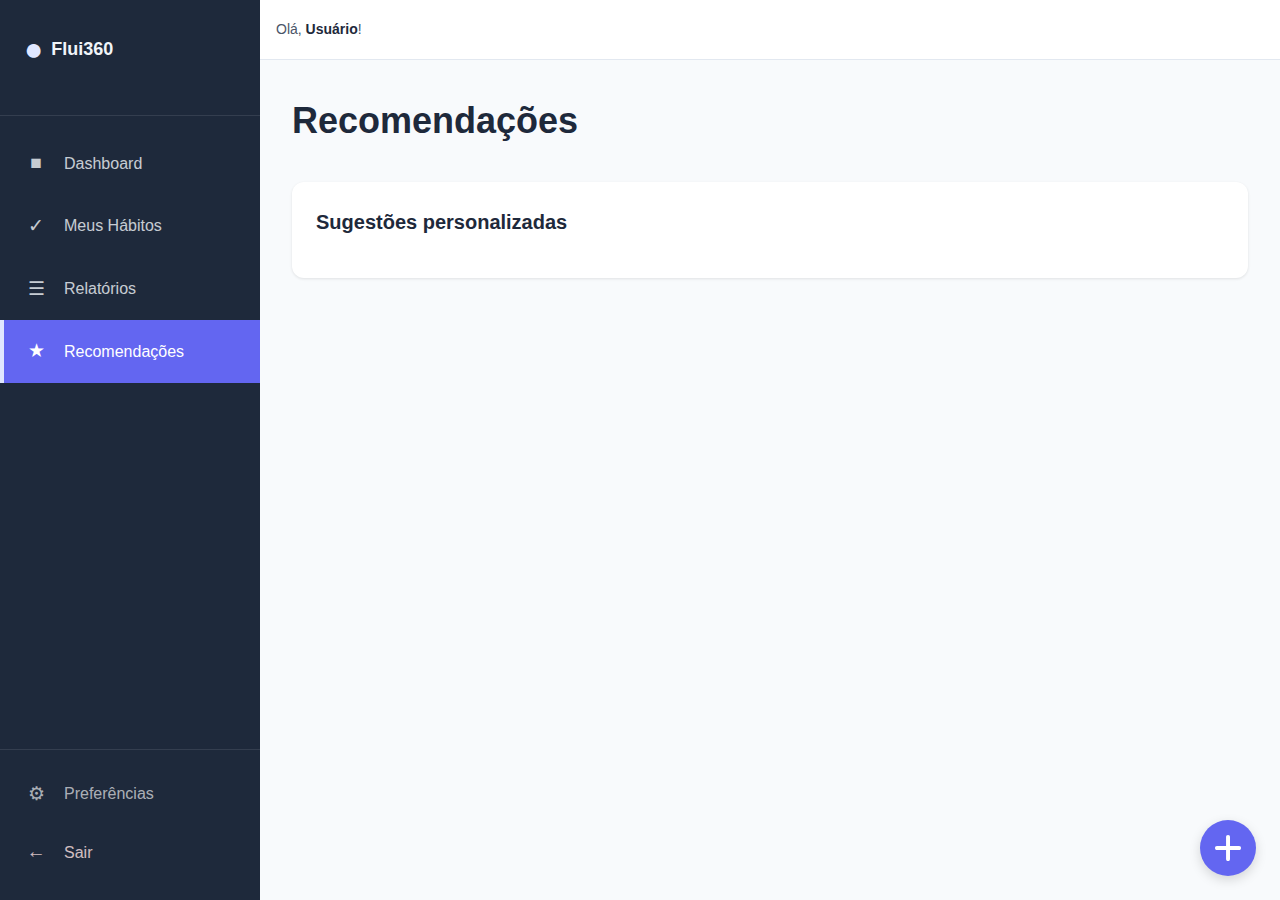
<file: recomendacoes.html>
<!DOCTYPE html>
<html lang="pt-BR">
<head>
    <meta charset="UTF-8">
    <meta name="viewport" content="width=device-width, initial-scale=1.0">
    <meta name="description" content="Flui360 - Recomendações personalizadas de hábitos">
    <title>Flui360 - Recomendações</title>
    <link rel="stylesheet" href="https://cdnjs.cloudflare.com/ajax/libs/font-awesome/6.5.2/css/all.min.css">
    <link rel="stylesheet" href="assets/css/style.css">
</head>
<body class="pagina-app">
    <a href="#conteudo-principal" class="skip-link">Pular para o conteúdo principal</a>
    <div id="ariaLiveRegion" class="aria-live-region" aria-live="polite" aria-atomic="true"></div>

    <div class="sidebar-backdrop" id="sidebarBackdrop"></div>

    <aside class="sidebar" id="sidebar" role="navigation" aria-label="Menu principal">
        <div class="sidebar-header">
            <div class="logo">
                <span class="logo-icone" aria-hidden="true">&#9679;</span>
                <span class="logo-texto">Flui360</span>
            </div>
        </div>
        
        <nav class="sidebar-nav" aria-label="Navegação principal">
            <ul>
                <li>
                    <a href="dashboard.html" class="nav-link">
                        <span class="nav-icone">&#9632;</span>
                        Dashboard
                    </a>
                </li>
                <li>
                    <a href="habitos.html" class="nav-link">
                        <span class="nav-icone">&#10003;</span>
                        Meus Hábitos
                    </a>
                </li>
                <li>
                    <a href="relatorios.html" class="nav-link">
                        <span class="nav-icone">&#9776;</span>
                        Relatórios
                    </a>
                </li>
                <li>
                    <a href="recomendacoes.html" class="nav-link nav-link-ativo" aria-current="page">
                        <span class="nav-icone">&#9733;</span>
                        Recomendações
                    </a>
                </li>
            </ul>
        </nav>

        <div class="sidebar-footer">
            <button type="button" class="nav-link nav-link-preferencias" id="btnAbrirPreferencias">
                <span class="nav-icone">&#9881;</span>
                Preferências
            </button>
            <a href="index.html" class="nav-link nav-sair">
                <span class="nav-icone">&#8592;</span>
                Sair
            </a>
        </div>
    </aside>

    <div class="conteudo-principal" id="conteudo-principal" role="main">
        <header class="header-app">
            <button class="btn-hamburguer" id="btnHamburguer" aria-label="Abrir menu" aria-expanded="false">
                <span class="hamburguer-linha"></span>
                <span class="hamburguer-linha"></span>
                <span class="hamburguer-linha"></span>
            </button>
            
            <div class="header-usuario">
                <span class="saudacao">Olá, <strong>Usuário</strong>!</span>
            </div>
        </header>

        <main class="main-content">
            <div class="header-secao">
                <h1 class="titulo-pagina">Recomendações</h1>
            </div>

            <section class="secao-relatorio">
                <h2 class="secao-titulo">Sugestões personalizadas</h2>
                <div class="habitos-grid" id="recomendacoesGrid"></div>
            </section>
        </main>

        <button class="fab" id="btnNovoHabito" aria-label="Adicionar novo hábito">
            <span>+</span>
        </button>
    </div>

    <!-- 
        MODAL 1: SELEÇÃO DE TIPO DE HÁBITO
        ==================================
        Aparece primeiro quando o usuário clica no FAB para criar novo hábito.
        Após selecionar o tipo, abre o formulário principal.
    -->
    <div class="modal-backdrop" id="modalTipoBackdrop">
        <div class="modal modal-pequeno" role="dialog" aria-labelledby="tituloModalTipo" aria-modal="true">
            <div class="modal-header">
                <h2 id="tituloModalTipo">Escolha o Tipo de Hábito</h2>
                <button type="button" class="btn-fechar-modal" id="btnFecharModalTipo" aria-label="Fechar modal">
                    &times;
                </button>
            </div>
            <div class="modal-body">
                <p class="modal-descricao">Selecione como você deseja acompanhar este hábito:</p>
                <div class="tipo-habito-opcoes">
                    <button type="button" class="tipo-habito-btn" data-tipo="binario">
                        <span class="tipo-icone">&#10003;</span>
                        <span class="tipo-nome">Sim ou Não</span>
                        <span class="tipo-descricao">Ideal para hábitos que você simplesmente faz ou não faz. Ex: Meditar, Tomar vitamina, Acordar cedo.</span>
                    </button>
                    <button type="button" class="tipo-habito-btn" data-tipo="mensuravel">
                        <span class="tipo-icone">&#9776;</span>
                        <span class="tipo-nome">Mensurável</span>
                        <span class="tipo-descricao">Para hábitos com quantidade. Ex: Beber 2L de água, Ler 30 páginas, Caminhar 5km.</span>
                    </button>
                </div>
            </div>
        </div>
    </div>

    <!-- 
        MODAL 2: FORMULÁRIO PRINCIPAL DE HÁBITO
        =======================================
        Aparece após selecionar o tipo no modal anterior.
        O tipo é fixo e não pode ser alterado durante edição.
    -->
    <div class="modal-backdrop" id="modalHabitoBackdrop">
        <div class="modal modal-habito modal-habito-avancado" role="dialog" aria-labelledby="tituloModalHabito" aria-modal="true">
            <div class="modal-header">
                <h2 id="tituloModalHabito">Novo Hábito</h2>
                <button type="button" class="btn-fechar-modal" id="btnFecharModalHabito" aria-label="Fechar modal">
                    &times;
                </button>
            </div>
            <div class="modal-body">
                <form class="form-habito form-habito-avancado" id="formHabito">
                    <input type="hidden" id="habitoId" value="">
                    <input type="hidden" id="tipoHabitoHidden" value="binario">

                    <!-- NOME DO HÁBITO + COR COMPACTA -->
                        <div class="form-secao form-secao-nome-cor">
                            <div class="nome-cor-grid">
                                <div class="campo-grupo nome-habito-grupo">
                                    <label for="nomeHabito">Nome do hábito</label>
                                    <input 
                                        type="text" 
                                    id="nomeHabito" 
                                    name="nomeHabito" 
                                    placeholder="Ex: Beber água, Meditar, Ler..." 
                                    required
                                >
                            </div>
                            <div class="campo-grupo campo-cor-compacto">
                                <label>Cor</label>
                                <button type="button" class="cor-atalho" id="btnAbrirCores">
                                    <span class="cor-atalho-bolinha" id="corAtualPreview" aria-hidden="true"></span>
                                    <span class="cor-atalho-texto">Alterar</span>
                                </button>
                            </div>
                        </div>
                    </div>

                    <!-- CAMPOS PARA HÁBITO MENSURÁVEL -->
                    <div class="form-secao campos-mensuravel" id="camposMensuravel" style="display: none;">
                        <h3 class="form-secao-titulo">Meta Diária</h3>
                        <div class="campos-linha">
                            <div class="campo-grupo campo-pequeno">
                                <label for="alvoDiario">Alvo</label>
                                <input 
                                    type="number" 
                                    id="alvoDiario" 
                                    name="alvoDiario" 
                                    min="1" 
                                    value="1"
                                    placeholder="Ex: 2"
                                >
                            </div>
                            <div class="campo-grupo campo-medio">
                                <label for="unidadeHabito">Unidade</label>
                                <input 
                                    type="text" 
                                    id="unidadeHabito" 
                                    name="unidadeHabito" 
                                    placeholder="Ex: litros, páginas, minutos"
                                >
                            </div>
                        </div>
                    </div>

                    <!-- FREQUÊNCIA (RESUMO + MINI MODAL) -->
                    <div class="form-secao form-secao-frequencia">
                        <div class="freq-resumo">
                            <div class="freq-resumo-textos">
                                <span class="freq-resumo-label">Frequência</span>
                                <span class="freq-resumo-valor" id="freqResumoTexto">Todos os dias</span>
                            </div>
                            <button type="button" class="btn-texto btn-abrir-frequencia" id="btnAbrirFrequencia">Editar</button>
                        </div>
                        <input type="hidden" id="tipoFrequencia" value="diario">
                    </div>

                    <!-- LEMBRETES -->
                    <div class="form-secao">
                        <h3 class="form-secao-titulo">Lembretes</h3>
                        
                        <div class="lembrete-config lembrete-config-simples" id="lembreteConfig" style="display: none;">
                            <input type="checkbox" id="lembreteAtivo" name="lembreteAtivo" style="display: none;">
                            <div class="campo-grupo campo-hora-lembrete">
                                <div class="hora-lembrete-wrapper">
                                    <input type="time" id="horaLembrete" name="horaLembrete" value="" placeholder="Desabilitado">
                                    <button type="button" class="btn-icone btn-limpar-hora" id="btnLimparHoraLembrete" aria-label="Limpar horário do lembrete">&times;</button>
                                </div>
                            </div>
                            
                            <div class="dias-semana-resumo">
                                <div class="dias-resumo-textos">
                                    <span class="dias-resumo-label">Dias da semana</span>
                                    <span class="dias-resumo-valor" id="diasResumoTexto">Todos os dias</span>
                                </div>
                                <button type="button" class="btn-texto btn-abrir-dias" id="btnAbrirDiasModal">Selecionar</button>
                            </div>
                        </div>
                    </div>

                    <div class="form-acoes">
                        <button type="button" class="btn-secundario btn-cancelar" id="btnCancelarHabito">Cancelar</button>
                        <button type="submit" class="btn-primario" id="btnSalvarHabito">Salvar Hábito</button>
                    </div>
                </form>
            </div>
        </div>
    </div>

    <!-- MINI MODAL: DIAS DO LEMBRETE -->
    <div class="modal-backdrop" id="modalDiasBackdrop">
        <div class="modal modal-mini" role="dialog" aria-labelledby="tituloModalDias" aria-modal="true">
            <div class="modal-header">
                <h2 id="tituloModalDias">Selecionar dias</h2>
                <button type="button" class="btn-fechar-modal" id="btnFecharModalDias" aria-label="Fechar modal">
                    &times;
                </button>
            </div>
            <div class="modal-body">
                <div class="dias-semana-container dias-modal">
                    <div class="dias-semana-header">
                        <span>Dias da semana</span>
                        <button type="button" class="btn-texto" id="btnToggleDias">Selecionar todos</button>
                    </div>
                    <div class="dias-semana-grid" id="diasSemanaGrid">
                        <button type="button" class="dia-semana-btn" data-dia="dom">Dom</button>
                        <button type="button" class="dia-semana-btn" data-dia="seg">Seg</button>
                        <button type="button" class="dia-semana-btn" data-dia="ter">Ter</button>
                        <button type="button" class="dia-semana-btn" data-dia="qua">Qua</button>
                        <button type="button" class="dia-semana-btn" data-dia="qui">Qui</button>
                        <button type="button" class="dia-semana-btn" data-dia="sex">Sex</button>
                        <button type="button" class="dia-semana-btn" data-dia="sab">Sáb</button>
                    </div>
                </div>
                <div class="form-acoes form-acoes-compacta">
                    <button type="button" class="btn-secundario btn-cancelar" id="btnCancelarDias">Cancelar</button>
                    <button type="button" class="btn-primario" id="btnSalvarDias">Aplicar</button>
                </div>
            </div>
        </div>
    </div>

    <!-- MINI MODAL: CORES -->
    <div class="modal-backdrop" id="modalCoresBackdrop">
        <div class="modal modal-mini" role="dialog" aria-labelledby="tituloModalCores" aria-modal="true">
            <div class="modal-header">
                <h2 id="tituloModalCores">Escolha uma cor</h2>
                <button type="button" class="btn-fechar-modal" id="btnFecharModalCores" aria-label="Fechar modal">
                    &times;
                </button>
            </div>
            <div class="modal-body">
                <div class="cores-grid cores-grid-modal" id="coresGrid">
                    <label class="cor-opcao">
                        <input type="radio" name="corHabito" value="#10b981" checked>
                        <span class="cor-preview" style="background-color: #10b981"></span>
                    </label>
                    <label class="cor-opcao">
                        <input type="radio" name="corHabito" value="#f59e0b">
                        <span class="cor-preview" style="background-color: #f59e0b"></span>
                    </label>
                    <label class="cor-opcao">
                        <input type="radio" name="corHabito" value="#6366f1">
                        <span class="cor-preview" style="background-color: #6366f1"></span>
                    </label>
                    <label class="cor-opcao">
                        <input type="radio" name="corHabito" value="#8b5cf6">
                        <span class="cor-preview" style="background-color: #8b5cf6"></span>
                    </label>
                    <label class="cor-opcao">
                        <input type="radio" name="corHabito" value="#3b82f6">
                        <span class="cor-preview" style="background-color: #3b82f6"></span>
                    </label>
                    <label class="cor-opcao">
                        <input type="radio" name="corHabito" value="#ec4899">
                        <span class="cor-preview" style="background-color: #ec4899"></span>
                    </label>
                    <label class="cor-opcao">
                        <input type="radio" name="corHabito" value="#14b8a6">
                        <span class="cor-preview" style="background-color: #14b8a6"></span>
                    </label>
                    <label class="cor-opcao">
                        <input type="radio" name="corHabito" value="#ef4444">
                        <span class="cor-preview" style="background-color: #ef4444"></span>
                    </label>
                </div>
                <div class="form-acoes form-acoes-compacta">
                    <button type="button" class="btn-secundario" id="btnCancelarCores">Fechar</button>
                </div>
            </div>
        </div>
    </div>

    <!-- 
        MODAL 3: VALOR PARA HÁBITO MENSURÁVEL
        =====================================
        Aparece quando o usuário clica para "completar" um hábito mensurável.
        Pergunta o valor do dia (ex: "Quantas páginas você leu hoje?")
    -->
    <div class="modal-backdrop" id="modalValorBackdrop">
        <div class="modal modal-pequeno" role="dialog" aria-labelledby="tituloModalValor" aria-modal="true">
            <div class="modal-header">
                <h2 id="tituloModalValor">Registrar Valor</h2>
                <button type="button" class="btn-fechar-modal" id="btnFecharModalValor" aria-label="Fechar modal">
                    &times;
                </button>
            </div>
            <div class="modal-body">
                <p class="modal-pergunta" id="perguntaValor">Quanto você completou hoje?</p>
                <div class="campo-valor-modal">
                    <input type="number" id="inputValorDia" min="0" step="0.5" value="0" class="input-valor-grande">
                    <span class="valor-unidade" id="valorUnidade">unidades</span>
                </div>
                <div class="valor-progresso-preview">
                    <span id="valorProgressoTexto">0/0</span>
                    <div class="progresso-barra-mensuravel">
                        <div class="progresso-barra-preenchido" id="valorProgressoBarra" style="width: 0%"></div>
                    </div>
                </div>
                <div class="form-acoes">
                    <button type="button" class="btn-secundario btn-cancelar" id="btnCancelarValor">Cancelar</button>
                    <button type="button" class="btn-primario" id="btnConfirmarValor">Confirmar</button>
                </div>
            </div>
        </div>
    </div>

    <!-- MINI MODAL: FREQUÊNCIA -->
    <div class="modal-backdrop" id="modalFrequenciaBackdrop">
        <div class="modal modal-mini" role="dialog" aria-labelledby="tituloModalFrequencia" aria-modal="true">
            <div class="modal-header">
                <h2 id="tituloModalFrequencia">Escolher frequência</h2>
                <button type="button" class="btn-fechar-modal" id="btnFecharModalFrequencia" aria-label="Fechar modal">
                    &times;
                </button>
            </div>
            <div class="modal-body">
                <div class="freq-opcoes">
                    <label class="freq-opcao">
                        <input type="radio" name="opcaoFrequencia" value="diario" checked>
                        <span>Todos os dias</span>
                    </label>
                    <label class="freq-opcao freq-opcao-inline">
                        <input type="radio" name="opcaoFrequencia" value="x-semana">
                        <span>
                            <input type="number" id="vezesXSemana" min="1" max="7" value="3" class="freq-input-pequeno"> vez(es) por semana
                        </span>
                    </label>
                    <label class="freq-opcao freq-opcao-inline">
                        <input type="radio" name="opcaoFrequencia" value="x-mes">
                        <span>
                            <input type="number" id="vezesXMes" min="1" max="31" value="10" class="freq-input-pequeno"> vez(es) por mês
                        </span>
                    </label>
                    <label class="freq-opcao freq-opcao-inline">
                        <input type="radio" name="opcaoFrequencia" value="x-em-y">
                        <span>
                            <input type="number" id="inputVezesX" min="1" value="3" class="freq-input-pequeno"> vez(es) em
                            <input type="number" id="inputDiasY" min="1" value="5" class="freq-input-pequeno"> dia(s)
                        </span>
                    </label>
                    <!--
                    <label class="freq-opcao">
                        <input type="radio" name="opcaoFrequencia" value="personalizado">
                        <span>Personalizado</span>
                    </label>
                    -->
                </div>
                <div class="form-acoes form-acoes-compacta">
                    <button type="button" class="btn-secundario btn-cancelar" id="btnCancelarFrequencia">Cancelar</button>
                    <button type="button" class="btn-primario" id="btnSalvarFrequencia">Aplicar</button>
                </div>
            </div>
        </div>
    </div>

    <!-- MODAL 5: CONFIRMAÇÃO DE EXCLUSÃO -->
    <div class="modal-backdrop" id="modalExcluirBackdrop">
        <div class="modal modal-pequeno" role="dialog" aria-labelledby="tituloModalExcluir" aria-modal="true">
            <div class="modal-header">
                <h2 id="tituloModalExcluir">Excluir Hábito</h2>
                <button type="button" class="btn-fechar-modal" id="btnFecharModalExcluir" aria-label="Fechar modal">
                    &times;
                </button>
            </div>
            <div class="modal-body">
                <p>Tem certeza que deseja excluir o hábito "<strong id="nomeHabitoExcluir"></strong>"?</p>
                <p class="texto-aviso">Esta ação não pode ser desfeita.</p>
                <div class="form-acoes">
                    <button type="button" class="btn-secundario btn-cancelar" id="btnCancelarExcluir">Cancelar</button>
                    <button type="button" class="btn-perigo" id="btnConfirmarExcluir">Excluir</button>
                </div>
            </div>
        </div>
    </div>

    <div class="toast-container" id="toastContainer" role="status" aria-live="polite" aria-atomic="true"></div>

    <!-- MODAL: PREFERÊNCIAS -->
    <div class="modal-backdrop" id="modalPreferenciasBackdrop">
        <div class="modal modal-pequeno" role="dialog" aria-labelledby="tituloModalPreferencias" aria-modal="true">
            <div class="modal-header">
                <h2 id="tituloModalPreferencias">Preferências</h2>
                <button type="button" class="btn-fechar-modal" id="btnFecharPreferencias" aria-label="Fechar modal">
                    &times;
                </button>
            </div>
            <div class="modal-body">
                <div class="pref-list">
                    <div class="pref-item">
                        <div class="pref-item-header">
                            <div class="pref-item-texto">
                                <div class="pref-item-titulo">
                                    Modo escuro
                                    <span class="pref-item-info" tabindex="0" data-info="O tema será aplicado automaticamente em todas as páginas.">i</span>
                                </div>
                                <p class="pref-item-descricao">O tema será aplicado automaticamente em todas as páginas.</p>
                            </div>
                            <div class="toggle-switch" id="toggleModoEscuro" role="switch" aria-checked="false" tabindex="0">
                                <div class="toggle-switch-slider"></div>
                            </div>
                        </div>
                    </div>

                    <div class="pref-item">
                        <div class="pref-item-header">
                            <div class="pref-item-texto">
                                <div class="pref-item-titulo">
                                    Orientação dos dias
                                    <span class="pref-item-info" tabindex="0" data-info="Quando ativado, o mini calendário começa pelo dia atual à esquerda e mostra os dias anteriores à direita.">i</span>
                                </div>
                                <p class="pref-item-descricao">Quando ativado, o mini calendário começa pelo dia atual à esquerda e mostra os dias anteriores à direita.</p>
                            </div>
                            <div class="toggle-switch" id="toggleOrientacaoDias" role="switch" aria-checked="false" tabindex="0">
                                <div class="toggle-switch-slider"></div>
                            </div>
                        </div>
                    </div>

                    <div class="pref-item">
                        <div class="pref-item-header">
                            <div class="pref-item-texto">
                                <div class="pref-item-titulo">
                                    <span class="pref-item-titulo-desktop">Página inicial</span>
                                    <span class="pref-item-titulo-mobile">Pág. Inicial</span>
                                    <span class="pref-item-info" tabindex="0" data-info="Escolha qual página abrir após o login.">i</span>
                                </div>
                                <p class="pref-item-descricao">Escolha qual página abrir após o login.</p>
                            </div>
                            <select id="selectPaginaInicial" class="select-pagina-inicial">
                                <option value="dashboard.html">Dashboard</option>
                                <option value="habitos.html">Meus Hábitos</option>
                                <option value="relatorios.html">Relatórios</option>
                                <option value="recomendacoes.html">Recomendações</option>
                            </select>
                        </div>
                    </div>

                    <div class="pref-item">
                        <div class="pref-item-header">
                            <div class="pref-item-texto">
                                <div class="pref-item-titulo">
                                    Notificações
                                    <span class="pref-item-info" tabindex="0" data-info="Ative para receber lembretes do navegador.">i</span>
                                </div>
                                <p class="pref-item-descricao">Use um horário no hábito e permita notificações no navegador.</p>
                            </div>
                            <div class="pref-item-acoes">
                                <div class="toggle-switch" id="toggleNotificacoes" role="switch" aria-checked="false" tabindex="0">
                                    <div class="toggle-switch-slider"></div>
                                </div>
                            </div>
                        </div>
                    </div>
                </div>
            </div>
        </div>
    </div>

    <!-- MODAL: ESTATÍSTICAS DO HÁBITO -->
    <div class="modal-backdrop" id="modalStatsBackdrop">
        <div class="modal modal-medio" role="dialog" aria-labelledby="tituloModalStats" aria-modal="true">
            <div class="modal-header">
                <h2 id="tituloModalStats" tabindex="-1">Estatísticas: <span id="statsHabitoNome">Hábito</span></h2>
                <button type="button" class="btn-fechar-modal" id="btnFecharStats" aria-label="Fechar modal">
                    &times;
                </button>
            </div>
            <div class="modal-body">
                <div class="stats-lista">
                    <div class="stats-linha stats-linha-dupla">
                        <div class="stats-duo">
                            <span class="stats-item-label">Dias Concluídos</span>
                            <span class="stats-item-valor" id="statsDiasConcluidos">0</span>
                        </div>
                        <div class="stats-duo">
                            <span class="stats-item-label">Maior Sequência</span>
                            <span class="stats-item-valor" id="statsStreakMaxima">0</span>
                        </div>
                    </div>
                    <div class="stats-linha">
                        <span class="stats-item-label">Tipo</span>
                        <span class="stats-item-valor">
                            <span class="stats-tipo-badge" id="statsTipoBadge">Sim/Não</span>
                        </span>
                    </div>
                    <div class="stats-linha">
                        <span class="stats-item-label">Frequência</span>
                        <span class="stats-item-valor" id="statsFrequenciaTexto">–</span>
                    </div>
                    <div class="stats-linha">
                        <span class="stats-item-label">Lembrete</span>
                        <span class="stats-item-valor" id="statsLembreteTexto">–</span>
                    </div>
                </div>
                
                <div class="stats-secao" id="statsSecaoMensuravel" style="display: none;">
                    <h4 class="stats-secao-titulo">Estatísticas de Valores</h4>
                    <div class="stats-grid">
                        <div class="stats-item">
                            <div class="stats-item-valor" id="statsMedia">0</div>
                            <div class="stats-item-label">Média</div>
                        </div>
                        <div class="stats-item">
                            <div class="stats-item-valor" id="statsMaximo">0</div>
                            <div class="stats-item-label">Máximo</div>
                        </div>
                        <div class="stats-item">
                            <div class="stats-item-valor" id="statsMinimo">0</div>
                            <div class="stats-item-label">Mínimo</div>
                        </div>
                    </div>
                </div>
                
                <div class="form-acoes">
                    <button type="button" class="btn-primario" id="btnFecharModalStats">Fechar</button>
                </div>
            </div>
        </div>
    </div>

    <script src="assets/js/main.js"></script>
</body>
</html>
</file>
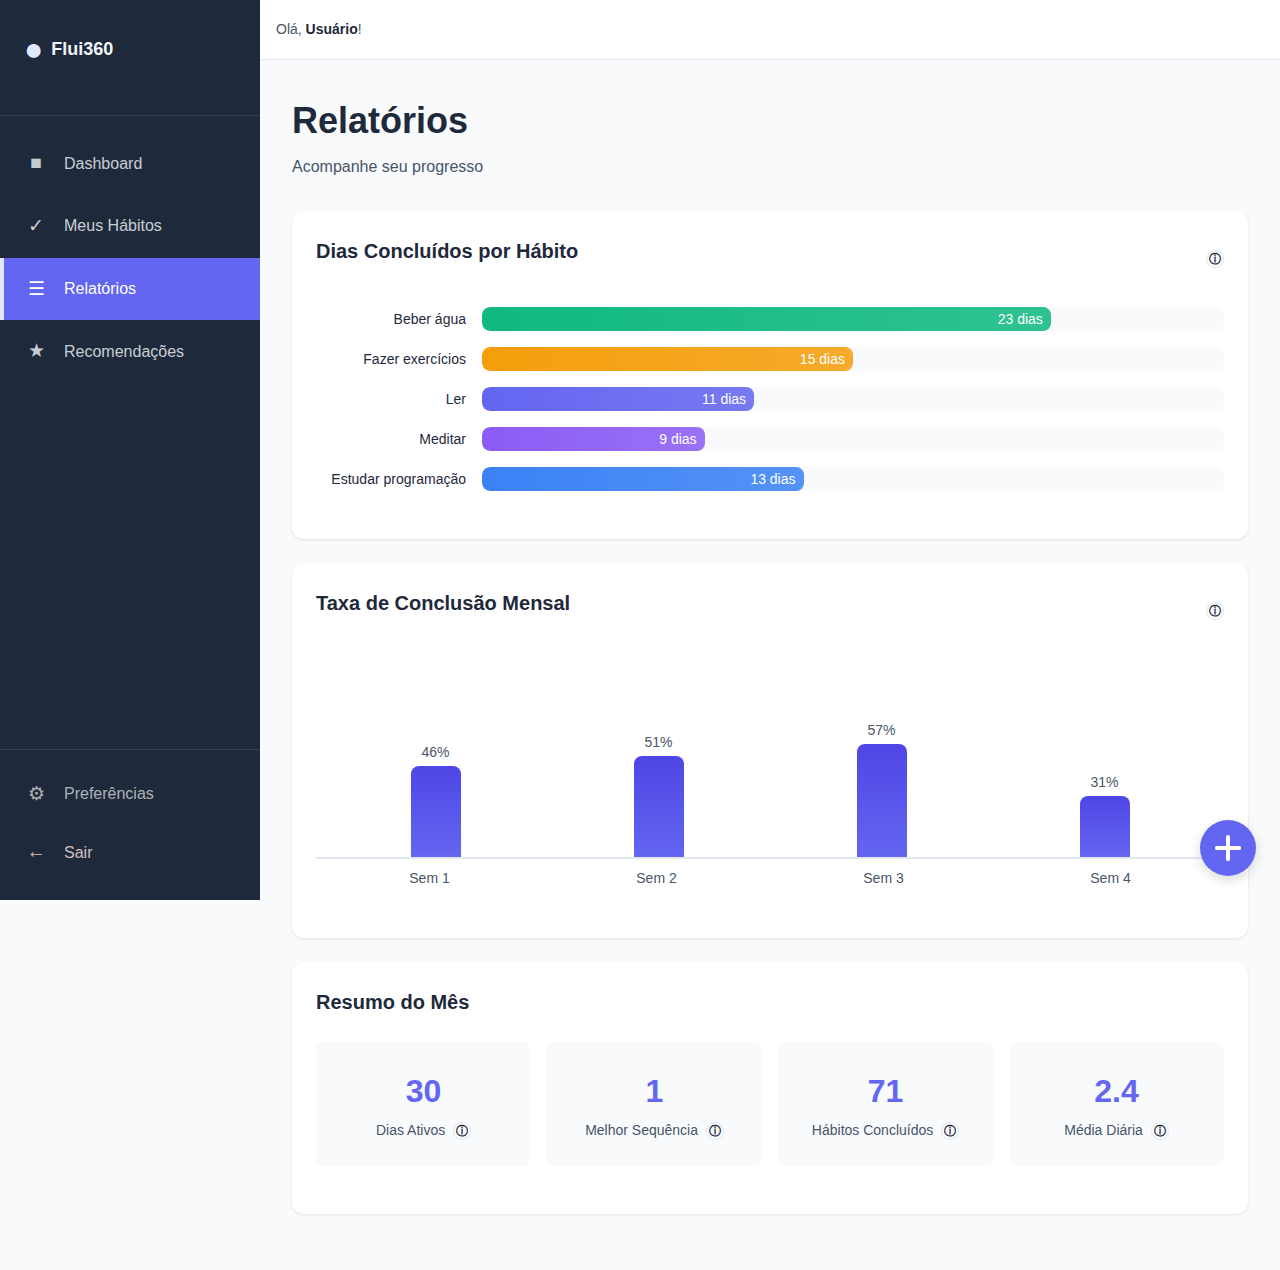
<file: relatorios.html>
<!DOCTYPE html>
<html lang="pt-BR">
<head>
    <meta charset="UTF-8">
    <meta name="viewport" content="width=device-width, initial-scale=1.0">
    <meta name="description" content="Flui360 - Relatórios e estatísticas de hábitos">
    <title>Flui360 - Relatórios</title>
    <link rel="stylesheet" href="https://cdnjs.cloudflare.com/ajax/libs/font-awesome/6.5.2/css/all.min.css">
    <link rel="stylesheet" href="assets/css/style.css">
</head>
<body class="pagina-app">
    <!-- Skip link para acessibilidade -->
    <a href="#conteudo-principal" class="skip-link">Pular para o conteúdo principal</a>
    
    <!-- Região de anúncios para leitores de tela -->
    <div id="ariaLiveRegion" class="aria-live-region" aria-live="polite" aria-atomic="true"></div>
    
    <!-- 
        RELATÓRIOS (relatorios.html)
        ============================
        Tela de visualização de estatísticas e gráficos.
        
        FAB GLOBAL:
        - Ao clicar no FAB, abre modal de seleção de tipo de hábito
        - Mesmo fluxo de criação usado em "Meus Hábitos"
    -->

    <div class="sidebar-backdrop" id="sidebarBackdrop"></div>

    <aside class="sidebar" id="sidebar" role="navigation" aria-label="Menu principal">
        <div class="sidebar-header">
            <div class="logo">
                <span class="logo-icone" aria-hidden="true">&#9679;</span>
                <span class="logo-texto">Flui360</span>
            </div>
        </div>
        
        <nav class="sidebar-nav" aria-label="Navegação principal">
            <ul>
                <li>
                    <a href="dashboard.html" class="nav-link">
                        <span class="nav-icone">&#9632;</span>
                        Dashboard
                    </a>
                </li>
                <li>
                    <a href="habitos.html" class="nav-link">
                        <span class="nav-icone">&#10003;</span>
                        Meus Hábitos
                    </a>
                </li>
                <li>
                    <a href="relatorios.html" class="nav-link nav-link-ativo" aria-current="page">
                        <span class="nav-icone">&#9776;</span>
                        Relatórios
                    </a>
                </li>
                <li>
                    <a href="recomendacoes.html" class="nav-link">
                        <span class="nav-icone">&#9733;</span>
                        Recomendações
                    </a>
                </li>
            </ul>
        </nav>

        <div class="sidebar-footer">
            <button type="button" class="nav-link nav-link-preferencias" id="btnAbrirPreferencias">
                <span class="nav-icone">&#9881;</span>
                Preferências
            </button>
            <a href="index.html" class="nav-link nav-sair">
                <span class="nav-icone">&#8592;</span>
                Sair
            </a>
        </div>
    </aside>

    <div class="conteudo-principal" id="conteudo-principal" role="main">
        <header class="header-app">
            <button class="btn-hamburguer" id="btnHamburguer" aria-label="Abrir menu" aria-expanded="false">
                <span class="hamburguer-linha"></span>
                <span class="hamburguer-linha"></span>
                <span class="hamburguer-linha"></span>
            </button>
            
            <div class="header-usuario">
                <span class="saudacao">Olá, <strong>Usuário</strong>!</span>
            </div>
        </header>

        <main class="main-content">
            <div class="header-secao">
                <h1 class="titulo-pagina">Relatórios</h1>
                <p class="subtitulo-pagina">Acompanhe seu progresso</p>
            </div>

            <section class="secao-relatorio">
                <div class="secao-relatorio-header">
                    <h2 class="secao-titulo">Dias Concluídos por Hábito</h2>
                    <button type="button" class="info-icone" aria-label="Explicação do gráfico dias concluídos" aria-expanded="false">
                        &#9432;
                        <span class="info-icone-tooltip">Cada barra mostra quantos dias, no último mês, você completou cada hábito. Quanto maior a barra, mais consistente você foi com esse hábito.</span>
                    </button>
                </div>
                <div class="grafico-horizontal-container" id="graficoDiasConcluidos">
                </div>
            </section>

            <section class="secao-relatorio">
                <div class="secao-relatorio-header">
                    <h2 class="secao-titulo">Taxa de Conclusão Mensal</h2>
                    <button type="button" class="info-icone" aria-label="Explicação do gráfico de taxa de conclusão" aria-expanded="false">
                        &#9432;
                        <span class="info-icone-tooltip">Mostra a porcentagem de hábitos concluídos em cada semana do mês. Uma tendência crescente indica melhora na consistência.</span>
                    </button>
                </div>
                <div class="grafico-container">
                    <div class="grafico-barras grafico-mensal" id="graficoMensal">
                    </div>
                    <div class="grafico-legenda grafico-legenda-mensal" id="legendaMensal">
                    </div>
                </div>
            </section>

            <section class="secao-relatorio">
                <h2 class="secao-titulo">Resumo do Mês</h2>
                <div class="estatisticas-grid">
                    <div class="estatistica-item">
                        <span class="estatistica-valor" id="totalDiasAtivos">24</span>
                        <span class="estatistica-label">
                            Dias Ativos
                            <button type="button" class="info-icone" aria-label="O que são dias ativos?" aria-expanded="false">
                                &#9432;
                                <span class="info-icone-tooltip">Quantos dias, nos últimos 30, tiveram pelo menos um hábito concluído.</span>
                            </button>
                        </span>
                    </div>
                    <div class="estatistica-item">
                        <span class="estatistica-valor" id="melhorSequencia">12</span>
                        <span class="estatistica-label">
                            Melhor Sequência
                            <button type="button" class="info-icone" aria-label="O que é melhor sequência?" aria-expanded="false">
                                &#9432;
                                <span class="info-icone-tooltip">Maior número de dias consecutivos em que você concluiu o hábito.</span>
                            </button>
                        </span>
                    </div>
                    <div class="estatistica-item">
                        <span class="estatistica-valor" id="habitosConcluidos">87</span>
                        <span class="estatistica-label">
                            Hábitos Concluídos
                            <button type="button" class="info-icone" aria-label="O que são hábitos concluídos?" aria-expanded="false">
                                &#9432;
                                <span class="info-icone-tooltip">Total de dias concluídos (todos os hábitos) nos últimos 30 dias.</span>
                            </button>
                        </span>
                    </div>
                    <div class="estatistica-item">
                        <span class="estatistica-valor" id="mediaDiaria">3.6</span>
                        <span class="estatistica-label">
                            Média Diária
                            <button type="button" class="info-icone" aria-label="O que é a média diária?" aria-expanded="false">
                                &#9432;
                                <span class="info-icone-tooltip">Soma dos dias concluídos de todos os hábitos nos últimos 30 dias, dividida por 30.</span>
                            </button>
                        </span>
                    </div>
                </div>
            </section>
        </main>

        <button class="fab" id="btnNovoHabito" aria-label="Adicionar novo hábito">
            <span>+</span>
        </button>
    </div>

    <!-- 
        MODAL 1: SELEÇÃO DE TIPO DE HÁBITO
        ==================================
        Aparece primeiro quando o usuário clica no FAB para criar novo hábito.
        Após selecionar o tipo, abre o formulário principal.
    -->
    <div class="modal-backdrop" id="modalTipoBackdrop">
        <div class="modal modal-pequeno" role="dialog" aria-labelledby="tituloModalTipo" aria-modal="true">
            <div class="modal-header">
                <h2 id="tituloModalTipo">Escolha o Tipo de Hábito</h2>
                <button type="button" class="btn-fechar-modal" id="btnFecharModalTipo" aria-label="Fechar modal">
                    &times;
                </button>
            </div>
            <div class="modal-body">
                <p class="modal-descricao">Selecione como você deseja acompanhar este hábito:</p>
                <div class="tipo-habito-opcoes">
                    <button type="button" class="tipo-habito-btn" data-tipo="binario">
                        <span class="tipo-icone">&#10003;</span>
                        <span class="tipo-nome">Sim ou Não</span>
                        <span class="tipo-descricao">Ideal para hábitos que você simplesmente faz ou não faz. Ex: Meditar, Tomar vitamina, Acordar cedo.</span>
                    </button>
                    <button type="button" class="tipo-habito-btn" data-tipo="mensuravel">
                        <span class="tipo-icone">&#9776;</span>
                        <span class="tipo-nome">Mensurável</span>
                        <span class="tipo-descricao">Para hábitos com quantidade. Ex: Beber 2L de água, Ler 30 páginas, Caminhar 5km.</span>
                    </button>
                </div>
            </div>
        </div>
    </div>

    <!-- 
        MODAL 2: FORMULÁRIO PRINCIPAL DE HÁBITO
        =======================================
        Aparece após selecionar o tipo no modal anterior.
        O tipo é fixo e não pode ser alterado durante edição.
    -->
    <div class="modal-backdrop" id="modalHabitoBackdrop">
        <div class="modal modal-habito modal-habito-avancado" role="dialog" aria-labelledby="tituloModalHabito" aria-modal="true">
            <div class="modal-header">
                <h2 id="tituloModalHabito">Novo Hábito</h2>
                <button type="button" class="btn-fechar-modal" id="btnFecharModalHabito" aria-label="Fechar modal">
                    &times;
                </button>
            </div>
            <div class="modal-body">
                <form class="form-habito form-habito-avancado" id="formHabito">
                    <input type="hidden" id="habitoId" value="">
                    <input type="hidden" id="tipoHabitoHidden" value="binario">

                    <!-- NOME DO HÁBITO + COR COMPACTA -->
                        <div class="form-secao form-secao-nome-cor">
                            <div class="nome-cor-grid">
                                <div class="campo-grupo nome-habito-grupo">
                                    <label for="nomeHabito">Nome do hábito</label>
                                    <input 
                                        type="text" 
                                    id="nomeHabito" 
                                    name="nomeHabito" 
                                    placeholder="Ex: Beber água, Meditar, Ler..." 
                                    required
                                >
                            </div>
                            <div class="campo-grupo campo-cor-compacto">
                                <label>Cor</label>
                                <button type="button" class="cor-atalho" id="btnAbrirCores">
                                    <span class="cor-atalho-bolinha" id="corAtualPreview" aria-hidden="true"></span>
                                    <span class="cor-atalho-texto">Alterar</span>
                                </button>
                            </div>
                        </div>
                    </div>

                    <!-- CAMPOS PARA HÁBITO MENSURÁVEL -->
                    <div class="form-secao campos-mensuravel" id="camposMensuravel" style="display: none;">
                        <h3 class="form-secao-titulo">Meta Diária</h3>
                        <div class="campos-linha">
                            <div class="campo-grupo campo-pequeno">
                                <label for="alvoDiario">Alvo</label>
                                <input 
                                    type="number" 
                                    id="alvoDiario" 
                                    name="alvoDiario" 
                                    min="1" 
                                    value="1"
                                    placeholder="Ex: 2"
                                >
                            </div>
                            <div class="campo-grupo campo-medio">
                                <label for="unidadeHabito">Unidade</label>
                                <input 
                                    type="text" 
                                    id="unidadeHabito" 
                                    name="unidadeHabito" 
                                    placeholder="Ex: litros, páginas, minutos"
                                >
                            </div>
                        </div>
                    </div>

                    <!-- FREQUÊNCIA (RESUMO + MINI MODAL) -->
                    <div class="form-secao form-secao-frequencia">
                        <div class="freq-resumo">
                            <div class="freq-resumo-textos">
                                <span class="freq-resumo-label">Frequência</span>
                                <span class="freq-resumo-valor" id="freqResumoTexto">Todos os dias</span>
                            </div>
                            <button type="button" class="btn-texto btn-abrir-frequencia" id="btnAbrirFrequencia">Editar</button>
                        </div>
                        <input type="hidden" id="tipoFrequencia" value="diario">
                    </div>

                    <!-- LEMBRETES -->
                    <div class="form-secao">
                        <h3 class="form-secao-titulo">Lembretes</h3>
                        
                        <div class="lembrete-config lembrete-config-simples" id="lembreteConfig" style="display: none;">
                            <input type="checkbox" id="lembreteAtivo" name="lembreteAtivo" style="display: none;">
                            <div class="campo-grupo campo-hora-lembrete">
                                <div class="hora-lembrete-wrapper">
                                    <input type="time" id="horaLembrete" name="horaLembrete" value="" placeholder="Desabilitado">
                                    <button type="button" class="btn-icone btn-limpar-hora" id="btnLimparHoraLembrete" aria-label="Limpar horário do lembrete">&times;</button>
                                </div>
                            </div>
                            
                            <div class="dias-semana-resumo">
                                <div class="dias-resumo-textos">
                                    <span class="dias-resumo-label">Dias da semana</span>
                                    <span class="dias-resumo-valor" id="diasResumoTexto">Todos os dias</span>
                                </div>
                                <button type="button" class="btn-texto btn-abrir-dias" id="btnAbrirDiasModal">Selecionar</button>
                            </div>
                        </div>
                    </div>

                    <div class="form-acoes">
                        <button type="button" class="btn-secundario btn-cancelar" id="btnCancelarHabito">Cancelar</button>
                        <button type="submit" class="btn-primario" id="btnSalvarHabito">Salvar Hábito</button>
                    </div>
                </form>
            </div>
        </div>
    </div>

    <!-- MINI MODAL: DIAS DO LEMBRETE -->
    <div class="modal-backdrop" id="modalDiasBackdrop">
        <div class="modal modal-mini" role="dialog" aria-labelledby="tituloModalDias" aria-modal="true">
            <div class="modal-header">
                <h2 id="tituloModalDias">Selecionar dias</h2>
                <button type="button" class="btn-fechar-modal" id="btnFecharModalDias" aria-label="Fechar modal">
                    &times;
                </button>
            </div>
            <div class="modal-body">
                <div class="dias-semana-container dias-modal">
                    <div class="dias-semana-header">
                        <span>Dias da semana</span>
                        <button type="button" class="btn-texto" id="btnToggleDias">Selecionar todos</button>
                    </div>
                    <div class="dias-semana-grid" id="diasSemanaGrid">
                        <button type="button" class="dia-semana-btn" data-dia="dom">Dom</button>
                        <button type="button" class="dia-semana-btn" data-dia="seg">Seg</button>
                        <button type="button" class="dia-semana-btn" data-dia="ter">Ter</button>
                        <button type="button" class="dia-semana-btn" data-dia="qua">Qua</button>
                        <button type="button" class="dia-semana-btn" data-dia="qui">Qui</button>
                        <button type="button" class="dia-semana-btn" data-dia="sex">Sex</button>
                        <button type="button" class="dia-semana-btn" data-dia="sab">Sáb</button>
                    </div>
                </div>
                <div class="form-acoes form-acoes-compacta">
                    <button type="button" class="btn-secundario btn-cancelar" id="btnCancelarDias">Cancelar</button>
                    <button type="button" class="btn-primario" id="btnSalvarDias">Aplicar</button>
                </div>
            </div>
        </div>
    </div>

    <!-- MINI MODAL: CORES -->
    <div class="modal-backdrop" id="modalCoresBackdrop">
        <div class="modal modal-mini" role="dialog" aria-labelledby="tituloModalCores" aria-modal="true">
            <div class="modal-header">
                <h2 id="tituloModalCores">Escolha uma cor</h2>
                <button type="button" class="btn-fechar-modal" id="btnFecharModalCores" aria-label="Fechar modal">
                    &times;
                </button>
            </div>
            <div class="modal-body">
                <div class="cores-grid cores-grid-modal" id="coresGrid">
                    <label class="cor-opcao">
                        <input type="radio" name="corHabito" value="#10b981" checked>
                        <span class="cor-preview" style="background-color: #10b981"></span>
                    </label>
                    <label class="cor-opcao">
                        <input type="radio" name="corHabito" value="#f59e0b">
                        <span class="cor-preview" style="background-color: #f59e0b"></span>
                    </label>
                    <label class="cor-opcao">
                        <input type="radio" name="corHabito" value="#6366f1">
                        <span class="cor-preview" style="background-color: #6366f1"></span>
                    </label>
                    <label class="cor-opcao">
                        <input type="radio" name="corHabito" value="#8b5cf6">
                        <span class="cor-preview" style="background-color: #8b5cf6"></span>
                    </label>
                    <label class="cor-opcao">
                        <input type="radio" name="corHabito" value="#3b82f6">
                        <span class="cor-preview" style="background-color: #3b82f6"></span>
                    </label>
                    <label class="cor-opcao">
                        <input type="radio" name="corHabito" value="#ec4899">
                        <span class="cor-preview" style="background-color: #ec4899"></span>
                    </label>
                    <label class="cor-opcao">
                        <input type="radio" name="corHabito" value="#14b8a6">
                        <span class="cor-preview" style="background-color: #14b8a6"></span>
                    </label>
                    <label class="cor-opcao">
                        <input type="radio" name="corHabito" value="#ef4444">
                        <span class="cor-preview" style="background-color: #ef4444"></span>
                    </label>
                </div>
                <div class="form-acoes form-acoes-compacta">
                    <button type="button" class="btn-secundario" id="btnCancelarCores">Fechar</button>
                </div>
            </div>
        </div>
    </div>

    <!-- 
        MODAL 3: VALOR PARA HÁBITO MENSURÁVEL
        =====================================
        Aparece quando o usuário clica para "completar" um hábito mensurável.
        Pergunta o valor do dia (ex: "Quantas páginas você leu hoje?")
    -->
    <div class="modal-backdrop" id="modalValorBackdrop">
        <div class="modal modal-pequeno" role="dialog" aria-labelledby="tituloModalValor" aria-modal="true">
            <div class="modal-header">
                <h2 id="tituloModalValor">Registrar Valor</h2>
                <button type="button" class="btn-fechar-modal" id="btnFecharModalValor" aria-label="Fechar modal">
                    &times;
                </button>
            </div>
            <div class="modal-body">
                <p class="modal-pergunta" id="perguntaValor">Quanto você completou hoje?</p>
                <div class="campo-valor-modal">
                    <input type="number" id="inputValorDia" min="0" step="0.5" value="0" class="input-valor-grande">
                    <span class="valor-unidade" id="valorUnidade">unidades</span>
                </div>
                <div class="valor-progresso-preview">
                    <span id="valorProgressoTexto">0/0</span>
                    <div class="progresso-barra-mensuravel">
                        <div class="progresso-barra-preenchido" id="valorProgressoBarra" style="width: 0%"></div>
                    </div>
                </div>
                <div class="form-acoes">
                    <button type="button" class="btn-secundario btn-cancelar" id="btnCancelarValor">Cancelar</button>
                    <button type="button" class="btn-primario" id="btnConfirmarValor">Confirmar</button>
                </div>
            </div>
        </div>
    </div>

    <!-- MINI MODAL: FREQUÊNCIA -->
    <div class="modal-backdrop" id="modalFrequenciaBackdrop">
        <div class="modal modal-mini" role="dialog" aria-labelledby="tituloModalFrequencia" aria-modal="true">
            <div class="modal-header">
                <h2 id="tituloModalFrequencia">Escolher frequência</h2>
                <button type="button" class="btn-fechar-modal" id="btnFecharModalFrequencia" aria-label="Fechar modal">
                    &times;
                </button>
            </div>
            <div class="modal-body">
                <div class="freq-opcoes">
                    <label class="freq-opcao">
                        <input type="radio" name="opcaoFrequencia" value="diario" checked>
                        <span>Todos os dias</span>
                    </label>
                    <label class="freq-opcao freq-opcao-inline">
                        <input type="radio" name="opcaoFrequencia" value="x-semana">
                        <span>
                            <input type="number" id="vezesXSemana" min="1" max="7" value="3" class="freq-input-pequeno"> vez(es) por semana
                        </span>
                    </label>
                    <label class="freq-opcao freq-opcao-inline">
                        <input type="radio" name="opcaoFrequencia" value="x-mes">
                        <span>
                            <input type="number" id="vezesXMes" min="1" max="31" value="10" class="freq-input-pequeno"> vez(es) por mês
                        </span>
                    </label>
                    <label class="freq-opcao freq-opcao-inline">
                        <input type="radio" name="opcaoFrequencia" value="x-em-y">
                        <span>
                            <input type="number" id="inputVezesX" min="1" value="3" class="freq-input-pequeno"> vez(es) em
                            <input type="number" id="inputDiasY" min="1" value="5" class="freq-input-pequeno"> dia(s)
                        </span>
                    </label>
                    <!--
                    <label class="freq-opcao">
                        <input type="radio" name="opcaoFrequencia" value="personalizado">
                        <span>Personalizado</span>
                    </label>
                    -->
                </div>
                <div class="form-acoes form-acoes-compacta">
                    <button type="button" class="btn-secundario btn-cancelar" id="btnCancelarFrequencia">Cancelar</button>
                    <button type="button" class="btn-primario" id="btnSalvarFrequencia">Aplicar</button>
                </div>
            </div>
        </div>
    </div>

    <!-- MODAL 5: CONFIRMAÇÃO DE EXCLUSÃO -->
    <div class="modal-backdrop" id="modalExcluirBackdrop">
        <div class="modal modal-pequeno" role="dialog" aria-labelledby="tituloModalExcluir" aria-modal="true">
            <div class="modal-header">
                <h2 id="tituloModalExcluir">Excluir Hábito</h2>
                <button type="button" class="btn-fechar-modal" id="btnFecharModalExcluir" aria-label="Fechar modal">
                    &times;
                </button>
            </div>
            <div class="modal-body">
                <p>Tem certeza que deseja excluir o hábito "<strong id="nomeHabitoExcluir"></strong>"?</p>
                <p class="texto-aviso">Esta ação não pode ser desfeita.</p>
                <div class="form-acoes">
                    <button type="button" class="btn-secundario btn-cancelar" id="btnCancelarExcluir">Cancelar</button>
                    <button type="button" class="btn-perigo" id="btnConfirmarExcluir">Excluir</button>
                </div>
            </div>
        </div>
    </div>

    <div class="toast-container" id="toastContainer" role="status" aria-live="polite" aria-atomic="true"></div>

    <!-- MODAL: PREFERÊNCIAS -->
    <div class="modal-backdrop" id="modalPreferenciasBackdrop">
        <div class="modal modal-pequeno" role="dialog" aria-labelledby="tituloModalPreferencias" aria-modal="true">
            <div class="modal-header">
                <h2 id="tituloModalPreferencias">Preferências</h2>
                <button type="button" class="btn-fechar-modal" id="btnFecharPreferencias" aria-label="Fechar modal">
                    &times;
                </button>
            </div>
            <div class="modal-body">
                <div class="pref-list">
                    <div class="pref-item">
                        <div class="pref-item-header">
                            <div class="pref-item-texto">
                                <div class="pref-item-titulo">
                                    Modo escuro
                                    <span class="pref-item-info" tabindex="0" data-info="O tema será aplicado automaticamente em todas as páginas.">i</span>
                                </div>
                                <p class="pref-item-descricao">O tema será aplicado automaticamente em todas as páginas.</p>
                            </div>
                            <div class="toggle-switch" id="toggleModoEscuro" role="switch" aria-checked="false" tabindex="0">
                                <div class="toggle-switch-slider"></div>
                            </div>
                        </div>
                    </div>

                    <div class="pref-item">
                        <div class="pref-item-header">
                            <div class="pref-item-texto">
                                <div class="pref-item-titulo">
                                    Orientação dos dias
                                    <span class="pref-item-info" tabindex="0" data-info="Quando ativado, o mini calendário começa pelo dia atual à esquerda e mostra os dias anteriores à direita.">i</span>
                                </div>
                                <p class="pref-item-descricao">Quando ativado, o mini calendário começa pelo dia atual à esquerda e mostra os dias anteriores à direita.</p>
                            </div>
                            <div class="toggle-switch" id="toggleOrientacaoDias" role="switch" aria-checked="false" tabindex="0">
                                <div class="toggle-switch-slider"></div>
                            </div>
                        </div>
                    </div>

                    <div class="pref-item">
                        <div class="pref-item-header">
                            <div class="pref-item-texto">
                                <div class="pref-item-titulo">
                                    <span class="pref-item-titulo-desktop">Página inicial</span>
                                    <span class="pref-item-titulo-mobile">Pág. Inicial</span>
                                    <span class="pref-item-info" tabindex="0" data-info="Escolha qual página abrir após o login.">i</span>
                                </div>
                                <p class="pref-item-descricao">Escolha qual página abrir após o login.</p>
                            </div>
                            <select id="selectPaginaInicial" class="select-pagina-inicial">
                                <option value="dashboard.html">Dashboard</option>
                                <option value="habitos.html">Meus Hábitos</option>
                                <option value="relatorios.html">Relatórios</option>
                                <option value="recomendacoes.html">Recomendações</option>
                            </select>
                        </div>
                    </div>

                    <div class="pref-item">
                        <div class="pref-item-header">
                            <div class="pref-item-texto">
                                <div class="pref-item-titulo">
                                    Notificações
                                    <span class="pref-item-info" tabindex="0" data-info="Ative para receber lembretes do navegador.">i</span>
                                </div>
                                <p class="pref-item-descricao">Use um horário no hábito e permita notificações no navegador.</p>
                            </div>
                            <div class="pref-item-acoes">
                                <div class="toggle-switch" id="toggleNotificacoes" role="switch" aria-checked="false" tabindex="0">
                                    <div class="toggle-switch-slider"></div>
                                </div>
                            </div>
                        </div>
                    </div>
                </div>
            </div>
        </div>
    </div>

    <!-- MODAL: ESTATÍSTICAS DO HÁBITO -->
    <div class="modal-backdrop" id="modalStatsBackdrop">
        <div class="modal modal-medio" role="dialog" aria-labelledby="tituloModalStats" aria-modal="true">
            <div class="modal-header">
                <h2 id="tituloModalStats" tabindex="-1">Estatísticas: <span id="statsHabitoNome">Hábito</span></h2>
                <button type="button" class="btn-fechar-modal" id="btnFecharStats" aria-label="Fechar modal">
                    &times;
                </button>
            </div>
            <div class="modal-body">
                <div class="stats-lista">
                    <div class="stats-linha stats-linha-dupla">
                        <div class="stats-duo">
                            <span class="stats-item-label">Dias Concluídos</span>
                            <span class="stats-item-valor" id="statsDiasConcluidos">0</span>
                        </div>
                        <div class="stats-duo">
                            <span class="stats-item-label">Maior Sequência</span>
                            <span class="stats-item-valor" id="statsStreakMaxima">0</span>
                        </div>
                    </div>
                    <div class="stats-linha">
                        <span class="stats-item-label">Tipo</span>
                        <span class="stats-item-valor">
                            <span class="stats-tipo-badge" id="statsTipoBadge">Sim/Não</span>
                        </span>
                    </div>
                    <div class="stats-linha">
                        <span class="stats-item-label">Frequência</span>
                        <span class="stats-item-valor" id="statsFrequenciaTexto">–</span>
                    </div>
                    <div class="stats-linha">
                        <span class="stats-item-label">Lembrete</span>
                        <span class="stats-item-valor" id="statsLembreteTexto">–</span>
                    </div>
                </div>
                
                <div class="stats-secao" id="statsSecaoMensuravel" style="display: none;">
                    <h4 class="stats-secao-titulo">Estatísticas de Valores</h4>
                    <div class="stats-grid">
                        <div class="stats-item">
                            <div class="stats-item-valor" id="statsMedia">0</div>
                            <div class="stats-item-label">Média</div>
                        </div>
                        <div class="stats-item">
                            <div class="stats-item-valor" id="statsMaximo">0</div>
                            <div class="stats-item-label">Máximo</div>
                        </div>
                        <div class="stats-item">
                            <div class="stats-item-valor" id="statsMinimo">0</div>
                            <div class="stats-item-label">Mínimo</div>
                        </div>
                    </div>
                </div>
                
                <div class="form-acoes">
                    <button type="button" class="btn-primario" id="btnFecharModalStats">Fechar</button>
                </div>
            </div>
        </div>
    </div>

    <script src="assets/js/main.js"></script>
</body>
</html>
</file>
<file: assets/css/style.css>
/*
 * ============================================
 * FLUI360 - ESTILOS PRINCIPAIS
 * ============================================
 * 
 * ORGANIZAÇÃO DO ARQUIVO:
 * 1. Variáveis CSS (cores, espaçamentos, tipografia)
 * 2. Reset e estilos base
 * 3. Componentes reutilizáveis (botões, cards, formulários)
 * 4. Layout (sidebar, header, conteúdo)
 * 5. Páginas específicas
 * 6. Responsividade (mobile-first)
 * 
 * PALETA DE CORES:
 * - Primária: #6366f1 (Índigo)
 * - Secundária: #10b981 (Verde esmeralda)
 * - Fundo: #f8fafc (Cinza claro)
 * - Texto: #1e293b (Cinza escuro)
 */

/* ============================================
   1. VARIÁVEIS CSS
   ============================================ */
:root {
    /* Cores principais */
    --cor-primaria: #6366f1;
    --cor-primaria-hover: #4f46e5;
    --cor-primaria-light: #e0e7ff;
    
    --cor-sucesso: #10b981;
    --cor-sucesso-light: #d1fae5;
    
    --cor-aviso: #f59e0b;
    --cor-aviso-light: #fef3c7;
    
    --cor-info: #3b82f6;
    --cor-info-light: #dbeafe;
    
    --cor-erro: #ef4444;
    --cor-erro-light: #fee2e2;
    
    /* Cores de fundo e texto */
    --cor-fundo: #f8fafc;
    --cor-fundo-card: #ffffff;
    --cor-texto: #1e293b;
    --cor-texto-claro: #64748b;
    --cor-borda: #e2e8f0;
    
    /* Sidebar */
    --sidebar-largura: 260px;
    --sidebar-bg: #1e293b;
    --sidebar-texto: #f1f5f9;
    
    /* Espaçamentos */
    --espacamento-xs: 0.25rem;
    --espacamento-sm: 0.5rem;
    --espacamento-md: 1rem;
    --espacamento-lg: 1.5rem;
    --espacamento-xl: 2rem;
    
    /* Tipografia */
    --fonte-familia: 'Segoe UI', -apple-system, BlinkMacSystemFont, sans-serif;
    --fonte-tamanho-base: 16px;
    --fonte-tamanho-sm: 0.875rem;
    --fonte-tamanho-lg: 1.125rem;
    --fonte-tamanho-xl: 1.5rem;
    --fonte-tamanho-2xl: 2rem;
    
    /* Bordas e sombras */
    --borda-raio: 8px;
    --borda-raio-lg: 12px;
    --sombra-card: 0 1px 3px rgba(0, 0, 0, 0.1);
    --sombra-elevada: 0 4px 12px rgba(0, 0, 0, 0.15);
    
    /* Transições */
    --transicao-rapida: 0.2s ease;
    --transicao-media: 0.3s ease;
}

/* ============================================
   TEMA CLARO (padrão)
   ============================================ */
body.tema-claro,
body:not(.tema-escuro) {
    --cor-fundo: #f8fafc;
    --cor-fundo-card: #ffffff;
    --cor-texto: #1e293b;
    --cor-texto-claro: #4a5568;
    --cor-borda: #e2e8f0;
    --sidebar-bg: #1e293b;
    --sidebar-texto: #f1f5f9;
    --cor-input-bg: #ffffff;
    --cor-modal-bg: #ffffff;
}

/* ============================================
   TEMA ESCURO
   ============================================ */
body.tema-escuro {
    --cor-fundo: #0b1220;
    --cor-fundo-card: #111827;
    --cor-texto: #e5e7eb;
    --cor-texto-claro: #cbd5e1;
    --cor-borda: #1f2937;
    --sidebar-bg: #0b1220;
    --sidebar-texto: #e5e7eb;
    --cor-input-bg: #0f172a;
    --cor-modal-bg: #111827;
    --sombra-card: 0 1px 3px rgba(0, 0, 0, 0.3);
    --sombra-elevada: 0 4px 12px rgba(0, 0, 0, 0.4);
}

body.tema-escuro .modal-conteudo {
    background-color: var(--cor-modal-bg);
    color: var(--cor-texto);
}

body.tema-escuro input,
body.tema-escuro select,
body.tema-escuro textarea {
    background-color: var(--cor-input-bg);
    color: var(--cor-texto);
    border-color: var(--cor-borda);
}

body.tema-escuro .habito-card {
    background-color: var(--cor-fundo-card);
}

body.tema-escuro .stat-card {
    background-color: var(--cor-fundo-card);
}

body.tema-escuro .boas-vindas {
    background-color: #1e3a5f;
    border-color: #2563eb;
}

body.tema-escuro .boas-vindas-box {
    background: linear-gradient(135deg, #1e3a5f, #1e293b);
    border-color: #3b82f6;
    color: var(--cor-texto);
}

body.tema-escuro .boas-vindas-texto {
    color: var(--cor-texto);
}

body.tema-escuro .btn-fechar-boas-vindas {
    color: var(--cor-texto-claro);
}

body.tema-escuro .btn-fechar-boas-vindas:hover {
    color: var(--cor-texto);
}

/* Textos cinza em modo escuro */
body.tema-escuro .grafico-descricao,
body.tema-escuro .subtitulo-pagina,
body.tema-escuro .card-resumo-label,
body.tema-escuro .estatistica-label {
    color: var(--cor-texto-claro);
}

body.tema-escuro .texto-aviso {
    color: #fbbf24;
}

body.tema-escuro .habito-frequencia,
body.tema-escuro .habito-lembrete {
    color: var(--cor-texto-claro);
}

body.tema-escuro .stat-card p {
    color: var(--cor-texto-claro);
}

body.tema-escuro .grafico-titulo {
    color: var(--cor-texto);
}

body.tema-escuro .legenda-item span {
    color: var(--cor-texto-claro);
}

body.tema-escuro .grafico-container {
    background-color: var(--cor-fundo-card);
}

body.tema-escuro .nav-link {
    color: #e2e8f0;
}

body.tema-escuro .nav-link:hover {
    background-color: rgba(255, 255, 255, 0.1);
    color: #ffffff;
}

body.tema-escuro .nav-link-preferencias {
    border-top-color: rgba(255, 255, 255, 0.2);
}

/* ============================================
   ACESSIBILIDADE
   ============================================ */

/* Classe para texto visível apenas para leitores de tela */
.sr-only {
    position: absolute;
    width: 1px;
    height: 1px;
    padding: 0;
    margin: -1px;
    overflow: hidden;
    clip: rect(0, 0, 0, 0);
    white-space: nowrap;
    border: 0;
}

/* Skip link para navegação por teclado */
.skip-link {
    position: absolute;
    top: -100%;
    left: 50%;
    transform: translateX(-50%);
    background-color: var(--cor-primaria);
    color: white;
    padding: var(--espacamento-md) var(--espacamento-lg);
    border-radius: var(--borda-raio);
    z-index: 10000;
    text-decoration: none;
    font-weight: 600;
    transition: top 0.3s ease;
}

.skip-link:focus {
    top: var(--espacamento-md);
    outline: 3px solid var(--cor-primaria-hover);
    outline-offset: 2px;
}

/* Indicador de foco visível para todos os elementos interativos */
:focus-visible {
    outline: 3px solid var(--cor-primaria);
    outline-offset: 2px;
}

/* Remove outline padrão e usa focus-visible */
:focus:not(:focus-visible) {
    outline: none;
}

/* Região de anúncios para leitores de tela */
.aria-live-region {
    position: absolute;
    width: 1px;
    height: 1px;
    padding: 0;
    margin: -1px;
    overflow: hidden;
    clip: rect(0, 0, 0, 0);
    white-space: nowrap;
    border: 0;
}

/* ============================================
   2. RESET E ESTILOS BASE
   ============================================ */
*, *::before, *::after {
    box-sizing: border-box;
    margin: 0;
    padding: 0;
}

html {
    font-size: var(--fonte-tamanho-base);
    scroll-behavior: smooth;
}

body {
    font-family: var(--fonte-familia);
    background-color: var(--cor-fundo);
    color: var(--cor-texto);
    line-height: 1.6;
    min-height: 100vh;
}

a {
    color: var(--cor-primaria);
    text-decoration: none;
    transition: color var(--transicao-rapida);
}

a:hover {
    color: var(--cor-primaria-hover);
}

ul {
    list-style: none;
}

img {
    max-width: 100%;
    height: auto;
}

/* ============================================
   3. COMPONENTES REUTILIZÁVEIS
   ============================================ */

/* --- Botões --- */
.btn-primario {
    display: inline-flex;
    align-items: center;
    justify-content: center;
    padding: var(--espacamento-md) var(--espacamento-lg);
    background-color: var(--cor-primaria);
    color: white;
    border: none;
    border-radius: var(--borda-raio);
    font-size: var(--fonte-tamanho-base);
    font-weight: 600;
    cursor: pointer;
    transition: background-color var(--transicao-rapida), transform var(--transicao-rapida);
    width: 100%;
}

.btn-primario:hover {
    background-color: var(--cor-primaria-hover);
    transform: translateY(-1px);
}

.btn-primario:active {
    transform: translateY(0);
}

.btn-link {
    background: none;
    border: none;
    color: var(--cor-primaria);
    font-size: inherit;
    cursor: pointer;
    text-decoration: underline;
}

.btn-link:hover {
    color: var(--cor-primaria-hover);
}

/* --- Formulários --- */
.campo-grupo {
    margin-bottom: var(--espacamento-lg);
}

.campo-grupo label {
    display: block;
    margin-bottom: var(--espacamento-sm);
    font-weight: 500;
    color: var(--cor-texto);
}

.campo-grupo input,
.campo-grupo select {
    width: 100%;
    padding: var(--espacamento-md);
    border: 1px solid var(--cor-borda);
    border-radius: var(--borda-raio);
    font-size: var(--fonte-tamanho-base);
    font-family: inherit;
    transition: border-color var(--transicao-rapida), box-shadow var(--transicao-rapida);
}

.campo-grupo input:focus,
.campo-grupo select:focus {
    outline: none;
    border-color: var(--cor-primaria);
    box-shadow: 0 0 0 3px var(--cor-primaria-light);
}

.campo-grupo input::placeholder {
    color: var(--cor-texto-claro);
}

.mensagem-erro {
    display: block;
    margin-top: var(--espacamento-xs);
    color: var(--cor-erro);
    font-size: var(--fonte-tamanho-sm);
}

/* --- Cards --- */
.card {
    background-color: var(--cor-fundo-card);
    border-radius: var(--borda-raio-lg);
    box-shadow: var(--sombra-card);
    padding: var(--espacamento-lg);
}

/* --- Modal --- */
.modal-backdrop {
    display: none;
    position: fixed;
    top: 0;
    left: 0;
    width: 100%;
    height: 100%;
    background-color: rgba(0, 0, 0, 0.5);
    z-index: 1000;
    align-items: center;
    justify-content: center;
    padding: var(--espacamento-md);
}

.modal-backdrop.ativo {
    display: flex;
}

.modal {
    background-color: var(--cor-fundo-card);
    border-radius: var(--borda-raio-lg);
    width: 100%;
    max-width: 450px;
    max-height: 90vh;
    overflow-y: auto;
    animation: modalEntrar 0.3s ease;
}

.modal-header.modal-header-sticky {
    position: sticky;
    top: 0;
    background-color: var(--cor-fundo-card);
    z-index: 2;
}

@keyframes modalEntrar {
    from {
        opacity: 0;
        transform: scale(0.95);
    }
    to {
        opacity: 1;
        transform: scale(1);
    }
}

.modal-header {
    display: flex;
    justify-content: space-between;
    align-items: center;
    padding: var(--espacamento-lg);
    border-bottom: 1px solid var(--cor-borda);
}

.modal-header h2 {
    font-size: var(--fonte-tamanho-lg);
    color: var(--cor-texto);
}

.btn-fechar-modal {
    background: none;
    border: none;
    font-size: 1.5rem;
    color: var(--cor-texto-claro);
    cursor: pointer;
    padding: var(--espacamento-xs);
    line-height: 1;
}

.btn-fechar-modal:hover {
    color: var(--cor-texto);
}

.modal-body {
    padding: var(--espacamento-lg);
}

@media (max-width: 768px) {
    #modalHabitoBackdrop {
        padding: 0;
        align-items: stretch;
    }

    #modalHabitoBackdrop .modal-habito-avancado {
        max-width: 100%;
        height: 100vh;
        max-height: 100vh;
        border-radius: 0;
        display: flex;
        flex-direction: column;
    }

    #modalHabitoBackdrop .modal-habito-avancado .modal-header {
        position: sticky;
        top: 0;
        background-color: var(--cor-fundo-card);
        z-index: 3;
        padding: var(--espacamento-md);
    }

    #modalHabitoBackdrop .modal-habito-avancado .modal-body {
        flex: 1;
        overflow-y: auto;
        padding: var(--espacamento-md);
    }

    .form-habito-avancado {
        gap: var(--espacamento-sm);
    }

    .form-secao {
        padding-bottom: var(--espacamento-xs);
    }

    .form-secao-titulo {
        margin-bottom: var(--espacamento-sm);
    }
}

/* ============================================
   4. LAYOUT - PÁGINA DE LOGIN
   ============================================ */
.pagina-login {
    display: flex;
    align-items: center;
    justify-content: center;
    min-height: 100vh;
    padding: var(--espacamento-md);
    background: linear-gradient(135deg, var(--cor-primaria-light) 0%, var(--cor-fundo) 100%);
}

.container-login {
    background-color: var(--cor-fundo-card);
    border-radius: var(--borda-raio-lg);
    box-shadow: var(--sombra-elevada);
    padding: var(--espacamento-xl);
    width: 100%;
    max-width: 400px;
}

.login-header {
    text-align: center;
    margin-bottom: var(--espacamento-xl);
}

.logo {
    display: flex;
    align-items: center;
    justify-content: center;
    gap: var(--espacamento-sm);
    margin-bottom: var(--espacamento-md);
}

.logo-icone {
    font-size: 2rem;
    color: var(--cor-primaria);
}

.logo h1,
.logo-texto {
    font-size: var(--fonte-tamanho-xl);
    font-weight: 700;
    color: var(--cor-texto);
}

.login-subtitulo {
    color: var(--cor-texto-claro);
    font-size: var(--fonte-tamanho-sm);
}

.form-login .btn-entrar {
    margin-top: var(--espacamento-md);
}

.link-cadastro {
    text-align: center;
    margin-top: var(--espacamento-lg);
    color: var(--cor-texto-claro);
    font-size: var(--fonte-tamanho-sm);
}

/* ============================================
   5. LAYOUT - PÁGINAS DO APP (DASHBOARD, HÁBITOS, RELATÓRIOS)
   ============================================ */

/* --- Sidebar --- */
/*
 * MENU HAMBÚRGUER E SIDEBAR
 * -------------------------
 * No mobile: sidebar fica escondida (translateX(-100%)) e aparece via classe .ativo
 * No desktop: sidebar fica fixa à esquerda
 * O backdrop escurece o fundo quando o menu está aberto no mobile
 */
.sidebar {
    position: fixed;
    top: 0;
    left: 0;
    width: var(--sidebar-largura);
    height: 100vh;
    background-color: var(--sidebar-bg);
    color: var(--sidebar-texto);
    display: flex;
    flex-direction: column;
    z-index: 100;
    transform: translateX(-100%);
    transition: transform var(--transicao-media);
}

.sidebar.ativo {
    transform: translateX(0);
}

.sidebar-backdrop {
    display: none;
    position: fixed;
    top: 0;
    left: 0;
    width: 100%;
    height: 100%;
    background-color: rgba(0, 0, 0, 0.5);
    z-index: 99;
}

.sidebar-backdrop.ativo {
    display: block;
}

.sidebar-header {
    padding: var(--espacamento-lg);
    border-bottom: 1px solid rgba(255, 255, 255, 0.1);
}

.sidebar-header .logo {
    justify-content: flex-start;
}

.sidebar-header .logo-icone {
    color: var(--cor-primaria-light);
}

.sidebar-header .logo-texto {
    color: var(--sidebar-texto);
    font-size: var(--fonte-tamanho-lg);
}

.sidebar-nav {
    flex: 1;
    padding: var(--espacamento-md) 0;
}

.nav-link {
    display: flex;
    align-items: center;
    gap: var(--espacamento-md);
    padding: var(--espacamento-md) var(--espacamento-lg);
    color: var(--sidebar-texto);
    opacity: 0.8;
    transition: opacity var(--transicao-rapida), background-color var(--transicao-rapida);
}

.nav-link:hover {
    opacity: 1;
    background-color: rgba(255, 255, 255, 0.1);
    color: var(--sidebar-texto);
}

.nav-link.ativo,
.nav-link.nav-link-ativo {
    opacity: 1;
    background-color: var(--cor-primaria);
    color: white;
    border-left: 4px solid var(--cor-primaria-light);
    padding-left: calc(var(--espacamento-lg) - 4px);
}

.nav-icone {
    font-size: 1.2rem;
    width: 24px;
    text-align: center;
}

.sidebar-footer {
    padding: var(--espacamento-md) 0;
    border-top: 1px solid rgba(255, 255, 255, 0.1);
}

.nav-sair {
    color: var(--cor-erro-light) !important;
}

.nav-link.nav-link-preferencias {
    color: rgba(255, 255, 255, 0.8);
    background: none;
    border: none;
    width: 100%;
    text-align: left;
    font-size: inherit;
    font-family: inherit;
    cursor: pointer;
}

.nav-link.nav-link-preferencias:hover {
    color: #ffffff;
    background-color: rgba(255, 255, 255, 0.1);
}

/* --- Conteúdo Principal --- */
.conteudo-principal {
    min-height: 100vh;
    padding-top: 60px;
}

/* --- Header --- */
.header-app {
    position: fixed;
    top: 0;
    left: 0;
    right: 0;
    height: 60px;
    background-color: var(--cor-fundo-card);
    border-bottom: 1px solid var(--cor-borda);
    display: flex;
    align-items: center;
    justify-content: space-between;
    padding: 0 var(--espacamento-md);
    z-index: 50;
}

/* 
 * BOTÃO HAMBÚRGUER
 * ----------------
 * Três linhas que representam o menu
 * Ao clicar, adiciona classe .ativo na sidebar e no backdrop
 */
.btn-hamburguer {
    display: flex;
    flex-direction: column;
    justify-content: center;
    gap: 5px;
    width: 40px;
    height: 40px;
    padding: 8px;
    background: none;
    border: none;
    cursor: pointer;
}

.hamburguer-linha {
    display: block;
    width: 100%;
    height: 3px;
    background-color: var(--cor-texto);
    border-radius: 2px;
    transition: transform var(--transicao-rapida), opacity var(--transicao-rapida);
}

.header-usuario {
    display: flex;
    align-items: center;
    gap: var(--espacamento-sm);
}

.saudacao {
    font-size: var(--fonte-tamanho-sm);
    color: var(--cor-texto-claro);
}

.saudacao strong {
    color: var(--cor-texto);
}

/* --- Área de Conteúdo --- */
.main-content {
    padding: var(--espacamento-lg);
}

.titulo-pagina {
    font-size: 2.25rem;
    color: var(--cor-texto);
    margin-bottom: var(--espacamento-xs);
    font-weight: 700;
}

.subtitulo-pagina {
    color: var(--cor-texto-claro);
    margin-bottom: var(--espacamento-md);
    font-size: 1rem;
}

.header-secao {
    margin-bottom: var(--espacamento-xl);
}

.secao-titulo {
    font-size: 1.25rem;
    color: var(--cor-texto);
    margin-bottom: var(--espacamento-md);
    font-weight: 700;
}

/* ============================================
   6. DASHBOARD - COMPONENTES ESPECÍFICOS
   ============================================ */

/* --- Cards de Resumo --- */
.resumo-cards {
    display: grid;
    grid-template-columns: 1fr;
    gap: var(--espacamento-md);
    margin-bottom: var(--espacamento-xl);
}

.card-resumo {
    background-color: var(--cor-fundo-card);
    border-radius: var(--borda-raio-lg);
    box-shadow: var(--sombra-card);
    padding: var(--espacamento-lg);
    display: flex;
    align-items: center;
    gap: var(--espacamento-md);
}

.card-resumo-icone {
    width: 48px;
    height: 48px;
    border-radius: 50%;
    display: flex;
    align-items: center;
    justify-content: center;
    font-size: 1.5rem;
}

.card-resumo-icone.cor-primaria {
    background-color: var(--cor-primaria-light);
    color: var(--cor-primaria);
}

.card-resumo-icone.cor-sucesso {
    background-color: var(--cor-sucesso-light);
    color: var(--cor-sucesso);
}

.card-resumo-icone.cor-aviso {
    background-color: var(--cor-aviso-light);
    color: var(--cor-aviso);
}

.card-resumo-icone.cor-info {
    background-color: var(--cor-info-light);
    color: var(--cor-info);
}

.card-resumo-info {
    display: flex;
    flex-direction: column;
}

.card-resumo-valor {
    font-size: var(--fonte-tamanho-xl);
    font-weight: 700;
    color: var(--cor-texto);
}

.card-resumo-label {
    font-size: var(--fonte-tamanho-sm);
    color: var(--cor-texto-claro);
    display: inline-flex;
    align-items: center;
    gap: var(--espacamento-xs);
}

.info-icone {
    margin-left: var(--espacamento-xs);
    width: 18px;
    height: 18px;
    border-radius: 50%;
    border: 1px solid var(--cor-borda);
    background-color: var(--cor-fundo);
    color: var(--cor-texto);
    font-size: 0.75rem;
    font-weight: 700;
    display: inline-flex;
    align-items: center;
    justify-content: center;
    padding: 0;
    line-height: 1;
    position: relative;
    cursor: pointer;
    transition: background-color var(--transicao-rapida), color var(--transicao-rapida);
}

.info-icone:hover,
.info-icone:focus-visible,
.info-icone.ativo {
    background-color: var(--cor-primaria-light);
    color: var(--cor-primaria);
    outline: none;
}

.info-icone-tooltip {
    display: none;
    position: absolute;
    top: calc(100% + 8px);
    right: 0;
    left: auto;
    transform: none;
    background-color: var(--cor-fundo-card);
    color: var(--cor-texto);
    border: 1px solid var(--cor-borda);
    border-radius: var(--borda-raio);
    padding: var(--espacamento-sm);
    box-shadow: var(--sombra-card);
    width: max-content;
    max-width: min(240px, 80vw);
    font-size: var(--fonte-tamanho-sm);
    font-weight: 400;
    color: var(--cor-texto-claro);
    text-align: left;
    z-index: 5;
    white-space: normal;
    overflow-wrap: break-word;
}

.info-icone:hover .info-icone-tooltip,
.info-icone:focus-visible .info-icone-tooltip,
.info-icone.ativo .info-icone-tooltip {
    display: block;
}

@media (max-width: 768px) {
    /* Centraliza tooltips em telas pequenas para evitar sair da viewport */
    .info-icone-tooltip {
        right: auto;
        left: 50%;
        transform: translateX(-50%);
        max-width: 90vw;
    }
}

/* --- Gráfico de Barras Vertical --- */
.secao-grafico {
    background-color: var(--cor-fundo-card);
    border-radius: var(--borda-raio-lg);
    box-shadow: var(--sombra-card);
    padding: var(--espacamento-lg);
    margin-bottom: var(--espacamento-xl);
}

.grafico-container {
    margin: var(--espacamento-lg) 0;
}

/*
 * GRÁFICO DE BARRAS (CSS)
 * -----------------------
 * As barras são criadas com divs e suas alturas são definidas via JavaScript
 * usando a propriedade --altura para controlar a porcentagem
 */
.grafico-barras {
    display: flex;
    align-items: flex-end;
    justify-content: space-around;
    height: 150px;
    padding: 0 var(--espacamento-sm);
    border-bottom: 2px solid var(--cor-borda);
}

.grafico-barra {
    width: 30px;
    background: linear-gradient(to top, var(--cor-primaria), var(--cor-primaria-hover));
    border-radius: var(--borda-raio) var(--borda-raio) 0 0;
    height: var(--altura, 0%);
    transition: height 0.5s ease;
    position: relative;
}

.grafico-barra::after {
    content: attr(data-valor);
    position: absolute;
    top: -25px;
    left: 50%;
    transform: translateX(-50%);
    font-size: var(--fonte-tamanho-sm);
    color: var(--cor-texto-claro);
    font-weight: 500;
}

.grafico-legenda {
    display: flex;
    justify-content: space-around;
    padding-top: var(--espacamento-sm);
    font-size: var(--fonte-tamanho-sm);
    color: var(--cor-texto-claro);
}

.grafico-descricao {
    font-size: var(--fonte-tamanho-sm);
    color: var(--cor-texto-claro);
    line-height: 1.5;
    margin-top: var(--espacamento-md);
    padding: var(--espacamento-md);
    background-color: var(--cor-fundo);
    border-radius: var(--borda-raio);
}

/* --- Hábitos de Hoje (Dashboard) --- */
.secao-habitos-recentes {
    background-color: var(--cor-fundo-card);
    border-radius: var(--borda-raio-lg);
    box-shadow: var(--sombra-card);
    padding: var(--espacamento-lg);
}

.lista-habitos-hoje {
    display: flex;
    flex-direction: column;
    gap: var(--espacamento-md);
}

.habito-hoje-item {
    display: flex;
    align-items: center;
    gap: var(--espacamento-md);
    padding: var(--espacamento-md);
    background-color: var(--cor-fundo);
    border-radius: var(--borda-raio);
}

.habito-hoje-check {
    width: 24px;
    height: 24px;
    border-radius: 50%;
    border: 2px solid var(--cor-borda);
    display: flex;
    align-items: center;
    justify-content: center;
    cursor: pointer;
    transition: all var(--transicao-rapida);
}

.habito-hoje-check.concluido {
    background-color: var(--cor-sucesso);
    border-color: var(--cor-sucesso);
    color: white;
}

.habito-hoje-info {
    flex: 1;
}

.habito-hoje-nome {
    font-weight: 500;
    color: var(--cor-texto);
}

.habito-hoje-freq {
    font-size: var(--fonte-tamanho-sm);
    color: var(--cor-texto-claro);
}

/* ============================================
   7. MEUS HÁBITOS - COMPONENTES ESPECÍFICOS
   ============================================ */

.habitos-dica-tipos {
    background: linear-gradient(135deg, var(--cor-fundo), var(--cor-fundo-card));
    border: 1px dashed var(--cor-borda);
    border-radius: var(--borda-raio);
    padding: var(--espacamento-md);
    margin-bottom: var(--espacamento-lg);
    color: var(--cor-texto-claro);
    font-size: var(--fonte-tamanho-sm);
    position: relative;
}

.btn-fechar-dica {
    position: absolute;
    top: 8px;
    right: 8px;
    background: none;
    border: none;
    color: var(--cor-texto-claro);
    font-size: 1.25rem;
    cursor: pointer;
    line-height: 1;
    padding: var(--espacamento-xs);
}

.btn-fechar-dica:hover {
    color: var(--cor-texto);
}

/*
 * GRID DE HÁBITOS
 * ---------------
 * No mobile: 1 coluna
 * No tablet: 2 colunas
 * No desktop: 3 colunas
 * Os cards NÃO têm scroll interno - o scroll é apenas da página
 */
.habitos-grid {
    display: grid;
    grid-template-columns: 1fr;
    gap: var(--espacamento-md);
}

.card-habito {
    background-color: var(--cor-fundo-card);
    border-radius: var(--borda-raio-lg);
    box-shadow: var(--sombra-card);
    padding: var(--espacamento-lg);
    border-left: 4px solid var(--cor-primaria);
    transition: transform var(--transicao-rapida), box-shadow var(--transicao-rapida);
}

.card-habito:hover {
    transform: translateY(-2px);
    box-shadow: var(--sombra-elevada);
}

.card-habito-header {
    display: flex;
    justify-content: space-between;
    align-items: flex-start;
    margin-bottom: var(--espacamento-md);
}

.card-habito-nome {
    font-size: var(--fonte-tamanho-lg);
    font-weight: 600;
    color: var(--cor-texto);
}

.card-habito-status {
    padding: var(--espacamento-xs) var(--espacamento-sm);
    border-radius: 20px;
    font-size: 0.75rem;
    font-weight: 500;
}

.card-habito-status.ativo {
    background-color: var(--cor-sucesso-light);
    color: var(--cor-sucesso);
}

.card-habito-status.pendente {
    background-color: var(--cor-aviso-light);
    color: var(--cor-aviso);
}

.card-habito-status.concluido {
    background-color: var(--cor-primaria-light);
    color: var(--cor-primaria);
}

.card-habito-info {
    display: flex;
    flex-direction: column;
    gap: var(--espacamento-sm);
}

.card-habito-freq,
.card-habito-categoria {
    display: flex;
    align-items: center;
    gap: var(--espacamento-sm);
    font-size: var(--fonte-tamanho-sm);
    color: var(--cor-texto-claro);
}

.card-habito-progresso {
    margin-top: var(--espacamento-md);
}

.progresso-barra-container {
    height: 8px;
    background-color: var(--cor-fundo);
    border-radius: 4px;
    overflow: hidden;
}

.progresso-barra {
    height: 100%;
    background: linear-gradient(to right, var(--cor-primaria), var(--cor-sucesso));
    border-radius: 4px;
    transition: width 0.5s ease;
}

.progresso-texto {
    font-size: var(--fonte-tamanho-sm);
    color: var(--cor-texto-claro);
    margin-top: var(--espacamento-xs);
}

/* Mensagem quando não há hábitos */
.sem-habitos {
    text-align: center;
    padding: var(--espacamento-xl);
    color: var(--cor-texto-claro);
}

/*
 * FAB - FLOATING ACTION BUTTON
 * ----------------------------
 * Botão flutuante no canto inferior direito para adicionar hábitos
 * Fica fixo na tela e sempre visível
 */
.fab {
    position: fixed;
    bottom: var(--espacamento-lg);
    right: var(--espacamento-lg);
    width: 56px;
    height: 56px;
    border-radius: 50%;
    background-color: var(--cor-primaria);
    color: white;
    border: none;
    font-size: 2rem;
    cursor: pointer;
    box-shadow: var(--sombra-elevada);
    display: flex;
    align-items: center;
    justify-content: center;
    transition: transform var(--transicao-rapida), background-color var(--transicao-rapida);
    z-index: 50;
}

.fab:hover {
    background-color: var(--cor-primaria-hover);
    transform: scale(1.1);
}

.fab:active {
    transform: scale(1);
}

/* ============================================
   8. RELATÓRIOS - COMPONENTES ESPECÍFICOS
   ============================================ */
.secao-relatorio {
    background-color: var(--cor-fundo-card);
    border-radius: var(--borda-raio-lg);
    box-shadow: var(--sombra-card);
    padding: var(--espacamento-lg);
    margin-bottom: var(--espacamento-lg);
}

.secao-relatorio-header {
    display: flex;
    align-items: center;
    justify-content: space-between;
    gap: var(--espacamento-md);
}

/* Gráfico de barras horizontais */
.grafico-horizontal-container {
    display: flex;
    flex-direction: column;
    gap: var(--espacamento-md);
    margin: var(--espacamento-lg) 0;
}

.grafico-horizontal-item {
    display: flex;
    align-items: center;
    gap: var(--espacamento-md);
}

.grafico-horizontal-label {
    flex: 0 0 120px;
    max-width: 120px;
    font-size: var(--fonte-tamanho-sm);
    color: var(--cor-texto);
    text-align: right;
    overflow: hidden;
    white-space: nowrap;
    text-overflow: ellipsis;
}

.grafico-horizontal-barra-container {
    flex: 1;
    height: 24px;
    background-color: var(--cor-fundo);
    border-radius: var(--borda-raio);
    overflow: hidden;
}

.grafico-horizontal-barra {
    height: 100%;
    background: linear-gradient(to right, var(--cor-primaria), var(--cor-sucesso));
    border-radius: var(--borda-raio);
    display: flex;
    align-items: center;
    justify-content: flex-end;
    padding-right: var(--espacamento-sm);
    transition: width 0.8s ease;
}

.grafico-horizontal-valor {
    font-size: var(--fonte-tamanho-sm);
    color: white;
    font-weight: 500;
}

.grafico-vazio {
    padding: var(--espacamento-md);
    background-color: var(--cor-fundo);
    border-radius: var(--borda-raio);
    color: var(--cor-texto-claro);
    text-align: center;
    font-size: var(--fonte-tamanho-sm);
}

/* Grid de estatísticas */
.estatisticas-grid {
    display: grid;
    grid-template-columns: repeat(2, 1fr);
    gap: var(--espacamento-md);
    margin: var(--espacamento-lg) 0;
}

.estatistica-item {
    text-align: center;
    padding: var(--espacamento-lg);
    background-color: var(--cor-fundo);
    border-radius: var(--borda-raio);
}

.estatistica-valor {
    display: block;
    font-size: var(--fonte-tamanho-2xl);
    font-weight: 700;
    color: var(--cor-primaria);
}

.estatistica-label {
    font-size: var(--fonte-tamanho-sm);
    color: var(--cor-texto-claro);
}

/* ============================================
   9. RESPONSIVIDADE - MEDIA QUERIES
   ============================================ */

/* Tablet (768px+) */
@media (min-width: 768px) {
    /* Cards de resumo em 2 colunas */
    .resumo-cards {
        grid-template-columns: repeat(2, 1fr);
    }
    
    /* Hábitos em 2 colunas */
    .habitos-grid {
        grid-template-columns: repeat(2, 1fr);
    }
    
    /* Gráfico mais alto */
    .grafico-barras {
        height: 180px;
    }
    
    .grafico-barra {
        width: 40px;
    }
    
    /* Estatísticas em 4 colunas */
    .estatisticas-grid {
        grid-template-columns: repeat(4, 1fr);
    }
}

/* Desktop (1200px+) */
@media (min-width: 1200px) {
    /*
     * No desktop, a sidebar fica fixa e visível
     * O conteúdo principal é deslocado para a direita
     * O botão hambúrguer é escondido
     */
    .sidebar {
        transform: translateX(0);
    }
    
    .sidebar-backdrop {
        display: none !important;
    }
    
    .btn-hamburguer {
        display: none;
    }
    
    .conteudo-principal {
        margin-left: var(--sidebar-largura);
    }
    
    .header-app {
        left: var(--sidebar-largura);
    }
    
    /* Cards de resumo em 4 colunas */
    .resumo-cards {
        grid-template-columns: repeat(4, 1fr);
    }
    
    /* Hábitos em 3 colunas */
    .habitos-grid {
        grid-template-columns: repeat(3, 1fr);
    }
    
    /* Gráfico ainda mais alto */
    .grafico-barras {
        height: 200px;
    }
    
    .grafico-barra {
        width: 50px;
    }
    
    /* Conteúdo mais espaçoso */
    .main-content {
        padding: var(--espacamento-xl);
        max-width: 1200px;
    }
    
    /* Label do gráfico horizontal maior */
    .grafico-horizontal-label {
        flex-basis: 150px;
        max-width: 150px;
    }
}

/* Ajustes mobile para o gráfico horizontal */
@media (max-width: 640px) {
    .grafico-horizontal-item {
        flex-direction: row;
        align-items: center;
        gap: var(--espacamento-sm);
    }

    .grafico-horizontal-label {
        flex: 0 0 100px;
        max-width: 100px;
        text-align: right;
    }

    .grafico-horizontal-barra-container {
        flex: 1;
        height: 28px;
    }

    .grafico-horizontal-barra {
        justify-content: flex-end;
        padding-right: var(--espacamento-sm);
    }

    .grafico-horizontal-valor {
        font-weight: 600;
    }
}

/* Ajustes para telas muito pequenas (360px-) */
@media (max-width: 360px) {
    .container-login {
        padding: var(--espacamento-lg);
    }
    
    .titulo-pagina {
        font-size: var(--fonte-tamanho-lg);
    }
    
    .card-resumo {
        padding: var(--espacamento-md);
    }
    
    .card-resumo-icone {
        width: 40px;
        height: 40px;
        font-size: 1.2rem;
    }
    
    .fab {
        width: 48px;
        height: 48px;
        font-size: 1.5rem;
    }
}

/* ============================================
   10. ESTILO LOOP HABIT TRACKER
   ============================================ */

/*
 * CARD DE HÁBITO - ESTILO LOOP
 * ----------------------------
 * Design inspirado no Loop Habit Tracker:
 * - Área de checkmarks proeminente
 * - Grid de dias com histórico visual
 * - Marcação retroativa (clique em dias passados)
 * - Indicador de sequência (streak)
 */
.card-habito-loop {
    background-color: var(--cor-fundo-card);
    border-radius: var(--borda-raio-lg);
    box-shadow: var(--sombra-card);
    padding: var(--espacamento-lg);
    border-left: 4px solid var(--cor-habito, var(--cor-primaria));
    transition: transform var(--transicao-rapida), box-shadow var(--transicao-rapida);
}

.card-habito-loop:hover {
    transform: translateY(-2px);
    box-shadow: var(--sombra-elevada);
}

.habito-loop-header {
    display: flex;
    justify-content: space-between;
    align-items: flex-start;
    margin-bottom: var(--espacamento-md);
}

.habito-loop-info {
    flex: 1;
}

.habito-loop-nome {
    font-size: var(--fonte-tamanho-lg);
    font-weight: 600;
    color: var(--cor-texto);
    margin-bottom: var(--espacamento-xs);
}

.habito-loop-freq {
    font-size: var(--fonte-tamanho-sm);
    color: var(--cor-texto-claro);
}

/* Indicador de sequência (streak) */
.habito-loop-sequencia {
    display: flex;
    flex-direction: column;
    align-items: center;
    padding: var(--espacamento-sm) var(--espacamento-md);
    background-color: var(--cor-habito, var(--cor-primaria));
    border-radius: var(--borda-raio);
    color: white;
    min-width: 50px;
}

.sequencia-numero {
    font-size: var(--fonte-tamanho-xl);
    font-weight: 700;
    line-height: 1;
}

.sequencia-label {
    font-size: 0.65rem;
    text-transform: uppercase;
    opacity: 0.9;
}

/*
 * CALENDÁRIO DE DIAS
 * ------------------
 * Grade horizontal mostrando os últimos dias
 * Cada dia é clicável para marcação retroativa
 */
.habito-loop-calendario {
    margin: var(--espacamento-md) 0;
}

.calendario-dias-header {
    display: flex;
    justify-content: space-between;
    margin-bottom: var(--espacamento-xs);
}

.dia-header {
    flex: 1;
    text-align: center;
    font-size: 0.65rem;
    color: var(--cor-texto-claro);
    text-transform: uppercase;
}

.dia-header-hoje {
    font-weight: 700;
    color: var(--cor-texto);
}

.calendario-dias {
    display: flex;
    gap: var(--espacamento-xs);
    justify-content: space-between;
}

.calendario-dia {
    flex: 1;
    aspect-ratio: 1;
    max-width: 40px;
    min-width: 30px;
    display: flex;
    flex-direction: column;
    align-items: center;
    justify-content: center;
    background-color: #ffffff;
    border-radius: var(--borda-raio);
    cursor: pointer;
    transition: all var(--transicao-rapida);
    border: 2px solid #6b7280;
    position: relative;
    padding: 0;
    font-family: inherit;
    color: #0f172a;
}

.calendario-dia:focus {
    outline: none;
    box-shadow: none;
}

.calendario-dia:focus-visible {
    outline: none;
    box-shadow: none;
}

.calendario-dia.hoje {
    box-shadow: none;
}

.calendario-dia:hover {
    border-color: var(--cor-habito, var(--cor-primaria));
    transform: scale(1.05);
}

.calendario-dia.dia-meta-cumprida {
    background-color: var(--cor-fundo);
    color: #ffffff;
    border-color: var(--cor-borda);
    cursor: pointer !important;
    pointer-events: auto;
    opacity: 0.85;
}

.calendario-dia.dia-meta-cumprida .dia-numero,
.calendario-dia.dia-meta-cumprida .dia-check {
    color: #ffffff;
}

.calendario-dia.dia-meta-cumprida:hover {
    border-color: var(--cor-borda);
    transform: scale(1.02);
}

.calendario-dia.concluido {
    background-color: var(--cor-habito, var(--cor-primaria));
    color: white;
}

.calendario-dia.concluido .dia-numero {
    color: white;
}

.dia-numero {
    font-size: var(--fonte-tamanho-sm);
    font-weight: 600;
    color: #0f172a;
    line-height: 1;
}

.dia-check {
    font-size: 0.75rem;
    line-height: 1;
    height: 12px;
}

.calendario-dia.concluido .dia-check {
    color: white;
}

.calendario-dia:focus-visible {
    outline: 2px solid var(--cor-habito, var(--cor-primaria));
    outline-offset: 2px;
}

/* Barra de progresso estilo Loop */
.habito-loop-progresso {
    margin-top: var(--espacamento-md);
}

.progresso-barra-loop {
    height: 6px;
    border-radius: 3px;
    transition: width 0.5s ease;
}

.progresso-texto-loop {
    display: block;
    font-size: var(--fonte-tamanho-sm);
    color: var(--cor-texto-claro);
    margin-top: var(--espacamento-xs);
    text-align: right;
}

/*
 * HÁBITOS DE HOJE - ESTILO LOOP (Dashboard)
 * -----------------------------------------
 * Lista com checkboxes grandes e coloridos
 */
.habito-hoje-loop {
    display: flex;
    align-items: center;
    gap: var(--espacamento-md);
    padding: var(--espacamento-md);
    background-color: var(--cor-fundo);
    border-radius: var(--borda-raio);
    transition: background-color var(--transicao-rapida);
}

.habito-hoje-loop:hover {
    background-color: var(--cor-borda);
}

.habito-hoje-check-loop {
    width: 44px;
    height: 44px;
    border-radius: 50%;
    border: 3px solid var(--cor-habito, var(--cor-primaria));
    display: flex;
    align-items: center;
    justify-content: center;
    cursor: pointer;
    transition: all var(--transicao-rapida);
    flex-shrink: 0;
}

.habito-hoje-check-loop:hover {
    transform: scale(1.1);
}

.habito-hoje-check-loop.concluido {
    background-color: var(--cor-habito, var(--cor-primaria));
    border-color: var(--cor-habito, var(--cor-primaria));
}

.check-icon {
    font-size: 1.25rem;
    color: white;
    font-weight: bold;
}

.habito-hoje-info-loop {
    flex: 1;
}

.habito-hoje-nome-loop {
    display: block;
    font-weight: 600;
    color: var(--cor-texto);
    margin-bottom: 2px;
}

.habito-hoje-meta {
    font-size: var(--fonte-tamanho-sm);
    color: var(--cor-texto-claro);
}

/* Responsividade para cards Loop */
@media (min-width: 768px) {
    .calendario-dia {
        max-width: 50px;
    }
    
    .habito-loop-sequencia {
        min-width: 60px;
        padding: var(--espacamento-md);
    }
    
    .sequencia-numero {
        font-size: var(--fonte-tamanho-2xl);
    }
}

@media (min-width: 1200px) {
    .calendario-dia {
        max-width: 45px;
    }
}

/* ============================================
   11. FORMULÁRIO AVANÇADO DE HÁBITOS
   ============================================ */

/*
 * MODAL AVANÇADO
 * --------------
 * Formulário multi-passos para criar/editar hábitos
 * Inspirado no Loop Habit Tracker
 */
.modal-habito-avancado {
    max-width: 500px;
    max-height: 90vh;
    overflow-y: auto;
}

.form-habito-avancado {
    display: flex;
    flex-direction: column;
    gap: var(--espacamento-sm);
}

.form-secao {
    padding-bottom: var(--espacamento-sm);
    border-bottom: 1px solid var(--cor-borda);
}

.form-habito-avancado .form-secao {
    border-bottom: none; /* remove a linha tipo hr no modal de hábito */
    padding-bottom: var(--espacamento-xs);
    margin-top: 0;
}

.form-secao:last-of-type {
    border-bottom: none;
}

.form-secao-titulo {
    font-size: var(--fonte-tamanho-md);
    font-weight: 600;
    color: var(--cor-texto);
    margin-bottom: var(--espacamento-sm);
}

.campos-mensuravel {
    margin-top: 0;
}

.campos-mensuravel .form-secao-titulo {
    margin-bottom: var(--espacamento-xs);
}

/* Nome + cor compactos */
.form-secao-nome-cor {
    border: none;
    padding-bottom: 0;
}

.nome-cor-grid {
    display: grid;
    grid-template-columns: minmax(0, 1fr) auto;
    gap: var(--espacamento-md);
    align-items: end;
}

.campo-cor-compacto label {
    display: block;
    font-size: var(--fonte-tamanho-sm);
    color: var(--cor-texto-claro);
    margin-bottom: var(--espacamento-xs);
}

.nome-habito-grupo label {
    font-weight: 700;
}

.cor-atalho {
    display: inline-flex;
    align-items: center;
    gap: var(--espacamento-xs);
    padding: var(--espacamento-xs) var(--espacamento-sm);
    border: 1px solid var(--cor-borda);
    border-radius: 999px;
    background-color: var(--cor-fundo);
    cursor: pointer;
    color: var(--cor-texto);
}

.cor-atalho:hover {
    border-color: var(--cor-primaria);
}

.cor-atalho-bolinha {
    width: 28px;
    height: 28px;
    border-radius: 50%;
    border: 2px solid var(--cor-borda);
    display: inline-block;
}

.cor-atalho-texto {
    font-size: var(--fonte-tamanho-sm);
}

.form-secundario-info {
    margin-top: var(--espacamento-sm);
}

/* Frequência compacta */
.form-secao-frequencia {
    border: none;
    padding-bottom: 0;
}

.freq-resumo {
    display: flex;
    align-items: center;
    justify-content: space-between;
    gap: var(--espacamento-sm);
    padding: var(--espacamento-sm);
    background-color: var(--cor-fundo);
    border-radius: var(--borda-raio);
    border: 1px solid var(--cor-borda);
}

.freq-resumo-textos {
    display: flex;
    flex-direction: column;
    gap: 2px;
}

.freq-resumo-label {
    font-size: var(--fonte-tamanho-sm);
    color: var(--cor-texto-claro);
}

.freq-resumo-valor {
    font-weight: 600;
    color: var(--cor-texto);
}

.btn-abrir-frequencia {
    white-space: nowrap;
}

.freq-opcoes {
    display: flex;
    flex-direction: column;
    gap: var(--espacamento-sm);
}

.freq-opcao {
    display: flex;
    align-items: flex-start;
    gap: var(--espacamento-sm);
    font-size: var(--fonte-tamanho-sm);
    color: var(--cor-texto);
}

.freq-opcao input[type="radio"] {
    margin-top: 2px;
}

.freq-opcao-inline input[type="radio"] {
    margin-top: 6px;
}

.freq-opcao-inline span {
    display: flex;
    align-items: center;
    flex-wrap: wrap;
    gap: var(--espacamento-xs);
}

.freq-input-pequeno {
    width: 56px;
    padding: var(--espacamento-xs) var(--espacamento-sm);
}

/* Tipo do hábito - seleção de cards */
.tipo-habito-opcoes {
    display: grid;
    grid-template-columns: 1fr 1fr;
    gap: var(--espacamento-md);
}

.tipo-habito-opcao {
    cursor: pointer;
}

.tipo-habito-opcao input {
    display: none;
}

.tipo-habito-card {
    display: flex;
    flex-direction: column;
    align-items: center;
    padding: var(--espacamento-lg);
    border: 2px solid var(--cor-borda);
    border-radius: var(--borda-raio-lg);
    transition: all var(--transicao-rapida);
    text-align: center;
}

.tipo-habito-card:hover {
    border-color: var(--cor-primaria);
    background-color: var(--cor-fundo);
}

.tipo-habito-opcao input:checked + .tipo-habito-card {
    border-color: var(--cor-primaria);
    background-color: rgba(99, 102, 241, 0.1);
}

.tipo-icone {
    font-size: 1.75rem;
    margin-bottom: var(--espacamento-sm);
    color: var(--cor-primaria);
}

.tipo-nome {
    font-weight: 600;
    color: var(--cor-texto);
    margin-bottom: var(--espacamento-xs);
}

.tipo-descricao {
    font-size: var(--fonte-tamanho-sm);
    color: var(--cor-texto-claro);
}

/* Campos em linha */
.campos-linha {
    display: flex;
    align-items: flex-end;
    gap: var(--espacamento-md);
    flex-wrap: wrap;
}

.campo-pequeno {
    width: 80px;
    flex-shrink: 0;
}

.campo-medio {
    flex: 1;
    min-width: 120px;
}

.campo-complemento {
    padding-bottom: var(--espacamento-md);
    color: var(--cor-texto-claro);
    font-size: var(--fonte-tamanho-sm);
}

/* Toggle switch para lembretes */
.lembrete-toggle-container {
    display: flex;
    align-items: center;
    gap: var(--espacamento-md);
    margin-bottom: var(--espacamento-md);
}

.toggle-switch {
    position: relative;
    width: 48px;
    height: 26px;
    cursor: pointer;
}

.toggle-switch input {
    opacity: 0;
    width: 0;
    height: 0;
}

.toggle-slider {
    position: absolute;
    cursor: pointer;
    top: 0;
    left: 0;
    right: 0;
    bottom: 0;
    background-color: var(--cor-borda);
    transition: var(--transicao-rapida);
    border-radius: 26px;
}

.toggle-slider:before {
    position: absolute;
    content: "";
    height: 20px;
    width: 20px;
    left: 3px;
    bottom: 3px;
    background-color: white;
    transition: var(--transicao-rapida);
    border-radius: 50%;
}

.toggle-switch input:checked + .toggle-slider {
    background-color: var(--cor-primaria);
}

.toggle-switch input:checked + .toggle-slider:before {
    transform: translateX(22px);
}

/* Configuração de lembrete */
.lembrete-config {
    padding: var(--espacamento-md);
    background-color: var(--cor-fundo);
    border-radius: var(--borda-raio);
    margin-top: var(--espacamento-md);
}

.lembrete-config-simples {
    padding: 0;
    background: none;
    border: none;
    margin-top: 0;
    display: flex;
    flex-direction: column;
    gap: var(--espacamento-sm);
}

.hora-lembrete-wrapper {
    display: flex;
    align-items: center;
    gap: var(--espacamento-xs);
}

.campo-hora-lembrete input[type="time"] {
    width: 100%;
    flex: 1;
}

.btn-icone.btn-limpar-hora {
    background-color: var(--cor-erro-light);
    border: 1px solid var(--cor-erro);
    color: var(--cor-erro);
    width: 32px;
    height: 32px;
}

.btn-icone.btn-limpar-hora:hover {
    background-color: var(--cor-erro);
    color: #fff;
}

/* Dias da semana */
.dias-semana-container {
    margin-top: var(--espacamento-md);
}

.dias-modal {
    margin-top: 0;
}

.dias-semana-header {
    display: flex;
    justify-content: space-between;
    align-items: center;
    margin-bottom: var(--espacamento-sm);
}

.dias-semana-header span {
    font-size: var(--fonte-tamanho-sm);
    color: var(--cor-texto);
    font-weight: 500;
}

.btn-texto {
    background: none;
    border: none;
    color: var(--cor-primaria);
    font-size: var(--fonte-tamanho-sm);
    cursor: pointer;
    padding: 0;
}

.btn-texto:hover {
    text-decoration: underline;
}

.dias-semana-grid {
    display: flex;
    gap: var(--espacamento-xs);
    flex-wrap: wrap;
}

.dia-semana-btn {
    width: 40px;
    height: 40px;
    border: 2px solid var(--cor-borda);
    border-radius: 50%;
    background-color: transparent;
    color: var(--cor-texto);
    font-size: var(--fonte-tamanho-sm);
    font-weight: 500;
    cursor: pointer;
    transition: all var(--transicao-rapida);
}

.dia-semana-btn:hover {
    border-color: var(--cor-primaria);
}

.dia-semana-btn.ativo {
    background-color: var(--cor-primaria);
    border-color: var(--cor-primaria);
    color: white;
}

.modal-mini .dias-semana-grid {
    justify-content: center;
}

.dias-semana-resumo {
    display: flex;
    align-items: center;
    justify-content: space-between;
    gap: var(--espacamento-sm);
    padding: var(--espacamento-sm);
    background-color: var(--cor-fundo);
    border-radius: var(--borda-raio);
    border: 1px solid var(--cor-borda);
}

.dias-resumo-textos {
    display: flex;
    flex-direction: column;
    gap: 2px;
}

.dias-resumo-label {
    font-size: var(--fonte-tamanho-sm);
    color: var(--cor-texto-claro);
}

.dias-resumo-valor {
    font-weight: 600;
    color: var(--cor-texto);
}

.btn-abrir-dias {
    white-space: nowrap;
}

/* Grid de cores */
.cores-grid {
    display: flex;
    gap: var(--espacamento-sm);
    flex-wrap: wrap;
}

.cor-opcao {
    cursor: pointer;
}

.cor-opcao input {
    display: none;
}

.cor-preview {
    display: block;
    width: 36px;
    height: 36px;
    border-radius: 50%;
    border: 3px solid transparent;
    transition: all var(--transicao-rapida);
}

.cor-opcao:hover .cor-preview {
    transform: scale(1.1);
}

.cor-opcao input:checked + .cor-preview {
    border-color: var(--cor-texto);
    box-shadow: 0 0 0 2px white, 0 0 0 4px var(--cor-texto);
}

.cores-grid-modal {
    justify-content: center;
}

/* Ações do formulário */
.form-acoes {
    display: flex;
    gap: var(--espacamento-md);
    justify-content: flex-end;
    padding-top: var(--espacamento-sm);
}

.form-acoes-compacta {
    padding-top: var(--espacamento-sm);
    gap: var(--espacamento-sm);
}

.btn-secundario {
    padding: var(--espacamento-sm) var(--espacamento-lg);
    background-color: transparent;
    border: 1px solid var(--cor-borda);
    border-radius: var(--borda-raio);
    color: var(--cor-texto);
    cursor: pointer;
    transition: all var(--transicao-rapida);
}

.btn-secundario:hover {
    background-color: var(--cor-fundo);
    border-color: var(--cor-texto-claro);
}

.btn-secundario.btn-cancelar {
    border-color: #ef4444;
    color: #b91c1c;
    background-color: #fff;
}

.btn-secundario.btn-cancelar:hover {
    background-color: #fee2e2;
    border-color: #b91c1c;
    color: #991b1b;
}

.btn-perigo {
    padding: var(--espacamento-sm) var(--espacamento-lg);
    background-color: #ef4444;
    border: none;
    border-radius: var(--borda-raio);
    color: white;
    cursor: pointer;
    transition: all var(--transicao-rapida);
}

.btn-perigo:hover {
    background-color: #dc2626;
}

/* Modal pequeno (confirmação) */
.modal-pequeno {
    max-width: 520px;
    width: min(520px, 96vw);
    max-height: 90vh;
}

.modal-mini {
    max-width: 380px;
}

#modalPreferenciasBackdrop .modal {
    max-width: 600px;
    width: min(600px, 96vw);
    max-height: 80vh;
    min-height: 60vh;
    overflow-y: auto;
}

@media (max-width: 768px) {
    #modalPreferenciasBackdrop {
        padding: var(--espacamento-sm);
    }
    #modalPreferenciasBackdrop .modal {
        max-width: 100%;
        width: 100%;
        max-height: 80vh;
        min-height: 60vh;
        height: auto;
    }
}

.texto-aviso {
    color: var(--cor-texto-claro);
    font-size: var(--fonte-tamanho-sm);
    margin-top: var(--espacamento-sm);
}

/* ============================================
   12. CARDS DE HÁBITOS AVANÇADOS
   ============================================ */

/*
 * CARD COM TODAS AS INFORMAÇÕES
 * -----------------------------
 * Exibe tipo, frequência, lembretes e controles
 */
.card-habito-avancado {
    background-color: var(--cor-fundo-card);
    border-radius: var(--borda-raio-lg);
    box-shadow: var(--sombra-card);
    padding: var(--espacamento-lg);
    border-left: 4px solid var(--cor-habito, var(--cor-primaria));
    transition: transform var(--transicao-rapida), box-shadow var(--transicao-rapida);
    display: flex;
    flex-direction: column;
    gap: var(--espacamento-md);
    width: 100%;
    min-width: 0;
}

.card-habito-avancado:hover {
    transform: translateY(-2px);
    box-shadow: var(--sombra-elevada);
}

.habito-card-header {
    display: flex;
    align-items: flex-start;
    gap: var(--espacamento-md);
    flex-wrap: wrap;
    justify-content: space-between;
}

.habito-card-info {
    flex: 1;
    min-width: 0;
}

.habito-card-nome {
    font-size: var(--fonte-tamanho-lg);
    font-weight: 600;
    color: var(--cor-texto);
    margin-bottom: var(--espacamento-xs);
    display: flex;
    align-items: center;
    gap: var(--espacamento-sm);
    flex-wrap: wrap;
    row-gap: var(--espacamento-xs);
}

.habito-tipo-badge {
    font-size: 0.65rem;
    padding: 2px 6px;
    border-radius: 10px;
    background-color: var(--cor-fundo);
    color: var(--cor-texto-claro);
    font-weight: 500;
    text-transform: uppercase;
}

.habito-card-meta {
    display: flex;
    flex-wrap: wrap;
    gap: var(--espacamento-xs) var(--espacamento-md);
    font-size: var(--fonte-tamanho-sm);
    color: var(--cor-texto-claro);
}

.habito-card-meta span {
    display: flex;
    align-items: center;
    gap: 4px;
}

.btn-icone.btn-stats-habito {
    width: auto;
    height: auto;
    padding: 6px 10px;
    gap: 6px;
    font-weight: 600;
    border-radius: 999px;
}

.btn-icone.btn-stats-habito span {
    font-size: 0.75rem;
}

.habito-card-acoes {
    display: flex;
    gap: var(--espacamento-xs);
    flex-shrink: 0;
    flex-wrap: wrap;
}

.btn-icone {
    width: 32px;
    height: 32px;
    border-radius: 50%;
    border: none;
    background-color: var(--cor-fundo);
    color: var(--cor-texto-claro);
    cursor: pointer;
    display: flex;
    align-items: center;
    justify-content: center;
    transition: all var(--transicao-rapida);
    font-size: 0.875rem;
}

.btn-icone.btn-editar {
    color: #10b981;
}

.btn-icone.btn-excluir {
    color: #ef4444;
}

.btn-icone:hover {
    background-color: var(--cor-borda);
    color: var(--cor-texto);
}

.btn-icone.btn-editar:hover,
.btn-icone.btn-editar:focus-visible {
    background-color: rgba(16, 185, 129, 0.1);
}

.btn-icone.btn-excluir:hover {
    background-color: #fee2e2;
    color: #ef4444;
}

.btn-icone.btn-excluir:focus-visible {
    background-color: #fee2e2;
    color: #ef4444;
}

/* Controle de conclusão */
.habito-card-controle {
    display: flex;
    align-items: center;
    gap: var(--espacamento-md);
    padding: var(--espacamento-md);
    background-color: var(--cor-fundo);
    border-radius: var(--borda-raio);
}

/* Controle binário (checkbox grande) */
.controle-binario {
    display: flex;
    align-items: center;
    gap: var(--espacamento-md);
    cursor: pointer;
    flex: 1;
}

.checkbox-grande {
    width: 44px;
    height: 44px;
    border-radius: 50%;
    border: 3px solid var(--cor-habito, var(--cor-primaria));
    display: flex;
    align-items: center;
    justify-content: center;
    transition: all var(--transicao-rapida);
    flex-shrink: 0;
}

.checkbox-grande:hover {
    transform: scale(1.05);
}

.checkbox-grande.concluido {
    background-color: var(--cor-habito, var(--cor-primaria));
}

.checkbox-grande .check-icon {
    color: white;
    font-size: 1.25rem;
}

.controle-binario-texto {
    font-weight: 500;
    color: var(--cor-texto);
}

.controle-binario-texto.concluido {
    text-decoration: line-through;
    color: var(--cor-texto-claro);
}

/* Controle mensurável */
.controle-mensuravel {
    display: flex;
    align-items: center;
    gap: var(--espacamento-md);
    flex: 1;
}

.input-valor-dia {
    width: 70px;
    padding: var(--espacamento-sm);
    border: 2px solid var(--cor-borda);
    border-radius: var(--borda-raio);
    font-size: var(--fonte-tamanho-md);
    text-align: center;
}

.input-valor-dia:focus {
    border-color: var(--cor-primaria);
    outline: none;
}

.progresso-mensuravel {
    flex: 1;
    display: flex;
    flex-direction: column;
    gap: 4px;
}

.progresso-texto-mensuravel {
    font-size: var(--fonte-tamanho-sm);
    font-weight: 500;
    color: var(--cor-texto);
}

.progresso-texto-mensuravel.atingido {
    color: var(--cor-sucesso);
}

.progresso-barra-mensuravel {
    height: 8px;
    background-color: var(--cor-borda);
    border-radius: 4px;
    overflow: hidden;
}

.progresso-barra-preenchido {
    height: 100%;
    background-color: var(--cor-habito, var(--cor-primaria));
    border-radius: 4px;
    transition: width 0.3s ease;
}

.progresso-barra-preenchido.atingido {
    background-color: var(--cor-sucesso);
}

/* Calendário no card avançado */
.habito-card-calendario {
    margin-top: var(--espacamento-sm);
}

/* Responsividade do formulário */
@media (max-width: 480px) {
    .tipo-habito-opcoes {
        grid-template-columns: 1fr;
    }
    
    .tipo-habito-card {
        padding: var(--espacamento-md);
        flex-direction: row;
        text-align: left;
        gap: var(--espacamento-md);
    }
    
    .tipo-icone {
        font-size: 1.5rem;
        margin-bottom: 0;
    }
    
    .tipo-habito-card .tipo-nome,
    .tipo-habito-card .tipo-descricao {
        display: block;
    }

    .modal,
    .modal-habito-avancado {
        max-height: 88vh;
    }

    .modal-header,
    .modal-body {
        padding: var(--espacamento-md);
    }
    
    .nome-cor-grid {
        grid-template-columns: 1fr auto;
    }

    .cor-atalho {
        padding: var(--espacamento-xs) var(--espacamento-xs);
    }

    .cor-atalho-texto {
        display: none;
    }

    .tipo-indicador-secao {
        display: none;
    }
    
    .dias-semana-btn {
        width: 36px;
        height: 36px;
        font-size: 0.75rem;
    }
    
    .form-acoes {
        flex-direction: column;
    }
    
    .form-acoes button {
        width: 100%;
    }
    
    .main-content {
        padding: var(--espacamento-md);
    }
    
    .habitos-grid {
        grid-template-columns: 1fr;
        gap: var(--espacamento-md);
    }
    
    .card-habito-avancado {
        padding: var(--espacamento-md);
    }

    .habito-card-header {
        flex-direction: column;
        align-items: flex-start;
    }

    .habito-card-acoes {
        width: 100%;
        justify-content: flex-start;
        margin-left: 0;
    }

    .btn-icone.btn-stats-habito {
        padding: 6px;
        gap: 4px;
    }

    .btn-icone.btn-stats-habito span {
        display: none;
    }
}

/* ============================================
   13. MODAIS ESPECÍFICOS
   ============================================ */

/*
 * MODAL DE SELEÇÃO DE TIPO DE HÁBITO
 * ----------------------------------
 * Aparece primeiro ao clicar no FAB para novo hábito
 */
.modal-descricao {
    color: var(--cor-texto-claro);
    font-size: var(--fonte-tamanho-sm);
    margin-bottom: var(--espacamento-lg);
    text-align: center;
}

.tipo-habito-btn {
    width: 100%;
    display: flex;
    flex-direction: column;
    align-items: center;
    padding: var(--espacamento-lg);
    border: 2px solid var(--cor-borda);
    border-radius: var(--borda-raio-lg);
    background-color: var(--cor-fundo-card);
    cursor: pointer;
    transition: all var(--transicao-rapida);
    text-align: center;
    margin-bottom: var(--espacamento-md);
}

.tipo-habito-btn:hover {
    border-color: var(--cor-primaria);
    background-color: rgba(99, 102, 241, 0.05);
    transform: translateY(-2px);
}

.tipo-habito-btn:active {
    transform: translateY(0);
}

.tipo-habito-btn .tipo-icone {
    font-size: 2rem;
    margin-bottom: var(--espacamento-sm);
    color: var(--cor-primaria);
}

.tipo-habito-btn .tipo-nome {
    font-weight: 600;
    color: var(--cor-texto);
    margin-bottom: var(--espacamento-xs);
    font-size: var(--fonte-tamanho-md);
}

.tipo-habito-btn .tipo-descricao {
    font-size: var(--fonte-tamanho-sm);
    color: var(--cor-texto-claro);
}

/*
 * MODAL DE VALOR PARA HÁBITO MENSURÁVEL
 * -------------------------------------
 * Pergunta quanto o usuário completou hoje
 */
.modal-pergunta {
    text-align: center;
    font-size: var(--fonte-tamanho-md);
    color: var(--cor-texto);
    margin-bottom: var(--espacamento-lg);
}

.campo-valor-modal {
    display: flex;
    align-items: center;
    justify-content: center;
    gap: var(--espacamento-md);
    margin-bottom: var(--espacamento-lg);
}

.input-valor-grande {
    width: 100px;
    padding: var(--espacamento-md);
    font-size: 1.5rem;
    font-weight: 600;
    text-align: center;
    border: 2px solid var(--cor-borda);
    border-radius: var(--borda-raio);
    transition: border-color var(--transicao-rapida);
}

.input-valor-grande:focus {
    border-color: var(--cor-primaria);
    outline: none;
}

.valor-unidade {
    font-size: var(--fonte-tamanho-lg);
    color: var(--cor-texto-claro);
}

.valor-progresso-preview {
    text-align: center;
    margin-bottom: var(--espacamento-lg);
}

.valor-progresso-preview span {
    display: block;
    margin-bottom: var(--espacamento-sm);
    font-weight: 500;
}

/*
 * MODAL DE FREQUÊNCIA PERSONALIZADA (X EM Y DIAS)
 * ------------------------------------------------
 * Permite definir frequência com campos inline
 */
.frequencia-xy-container {
    display: flex;
    align-items: center;
    justify-content: center;
    gap: var(--espacamento-sm);
    margin-bottom: var(--espacamento-md);
    flex-wrap: wrap;
}

.input-frequencia {
    width: 60px;
    padding: var(--espacamento-sm);
    font-size: var(--fonte-tamanho-lg);
    font-weight: 600;
    text-align: center;
    border: 2px solid var(--cor-borda);
    border-radius: var(--borda-raio);
    transition: border-color var(--transicao-rapida);
}

.input-frequencia:focus {
    border-color: var(--cor-primaria);
    outline: none;
}

.frequencia-texto {
    font-size: var(--fonte-tamanho-md);
    color: var(--cor-texto);
}

.frequencia-exemplo {
    text-align: center;
    font-size: var(--fonte-tamanho-sm);
    color: var(--cor-texto-claro);
    font-style: italic;
    margin-bottom: var(--espacamento-lg);
}

/* Indicador de frequência personalizada no formulário */
.frequencia-personalizada-info {
    display: flex;
    align-items: center;
    justify-content: space-between;
    padding: var(--espacamento-md);
    background-color: var(--cor-fundo);
    border-radius: var(--borda-raio);
    margin-top: var(--espacamento-sm);
}

.frequencia-personalizada-texto {
    font-weight: 500;
    color: var(--cor-texto);
}

/*
 * BOTÃO DE COMPLETAR PARA MENSURÁVEIS (estilo consistente)
 * --------------------------------------------------------
 * Mesmo visual que binários, mas abre modal ao clicar
 */
.controle-mensuravel-botao {
    display: flex;
    align-items: center;
    gap: var(--espacamento-md);
    cursor: pointer;
    flex: 1;
}

.btn-completar-mensuravel {
    width: 44px;
    height: 44px;
    border-radius: 50%;
    border: 3px solid var(--cor-habito, var(--cor-primaria));
    background: conic-gradient(
        var(--cor-habito, var(--cor-primaria)) var(--progresso, 0%),
        transparent var(--progresso, 0%)
    );
    display: flex;
    align-items: center;
    justify-content: center;
    cursor: pointer;
    transition: all var(--transicao-rapida);
    flex-shrink: 0;
    position: relative;
}

.btn-completar-mensuravel::before {
    content: '';
    position: absolute;
    width: 28px;
    height: 28px;
    border-radius: 50%;
    background-color: var(--cor-fundo-card, #fff);
    z-index: 0;
}

.btn-completar-mensuravel .check-icon {
    position: relative;
    z-index: 1;
    color: white;
    font-size: 1.25rem;
}

.btn-completar-mensuravel:hover {
    transform: scale(1.05);
}

.btn-completar-mensuravel.concluido {
    background: var(--cor-habito, var(--cor-primaria));
}

.btn-completar-mensuravel.concluido::before {
    display: none;
}

.controle-mensuravel-info {
    flex: 1;
}

.controle-mensuravel-texto {
    display: block;
    font-weight: 500;
    color: var(--cor-texto);
    margin-bottom: 4px;
}

.controle-mensuravel-texto.concluido {
    color: var(--cor-sucesso);
}

.controle-mensuravel-progresso {
    font-size: var(--fonte-tamanho-sm);
    color: var(--cor-texto-claro);
}

/* ============================================
   MELHORIAS DE IHC - ACESSIBILIDADE E FEEDBACK
   ============================================ */

/* --- Caixa de Boas-Vindas (Dashboard) --- */
.boas-vindas-box {
    background: linear-gradient(135deg, var(--cor-primaria-light), #f0f9ff);
    border: 1px solid var(--cor-primaria);
    border-left: 4px solid var(--cor-primaria);
    border-radius: var(--borda-raio);
    padding: var(--espacamento-md) var(--espacamento-lg);
    margin-bottom: var(--espacamento-lg);
    display: flex;
    align-items: flex-start;
    gap: var(--espacamento-md);
    position: relative;
}

.boas-vindas-texto {
    flex: 1;
    font-size: var(--fonte-tamanho-sm);
    color: var(--cor-texto);
    line-height: 1.6;
}

.boas-vindas-texto a {
    font-weight: 600;
}

.destaque-fab {
    display: inline-flex;
    align-items: center;
    justify-content: center;
    width: 24px;
    height: 24px;
    background-color: var(--cor-primaria);
    color: white;
    border-radius: 50%;
    font-weight: bold;
    font-size: 1rem;
}

.btn-fechar-boas-vindas {
    background: none;
    border: none;
    font-size: 1.5rem;
    color: var(--cor-texto-claro);
    cursor: pointer;
    padding: 0;
    line-height: 1;
    transition: color var(--transicao-rapida);
}

.btn-fechar-boas-vindas:hover {
    color: var(--cor-texto);
}

/* --- Sistema de Toast (Feedback) --- */
.toast-container {
    position: fixed;
    bottom: 100px;
    left: 50%;
    transform: translateX(-50%);
    z-index: 9999;
    display: flex;
    flex-direction: column;
    gap: var(--espacamento-sm);
    pointer-events: none;
}

.toast {
    background-color: var(--cor-texto);
    color: white;
    padding: var(--espacamento-md) var(--espacamento-lg);
    border-radius: var(--borda-raio);
    box-shadow: var(--sombra-elevada);
    font-size: var(--fonte-tamanho-sm);
    font-weight: 500;
    opacity: 0;
    transform: translateY(20px);
    animation: toastIn 0.3s ease forwards;
    pointer-events: auto;
    width: min(420px, calc(100vw - 32px));
    text-align: center;
}

.toast.toast-sucesso {
    background-color: var(--cor-sucesso);
}

.toast.toast-erro {
    background-color: var(--cor-erro);
}

.toast.toast-info {
    background-color: var(--cor-info);
}

.toast.saindo {
    animation: toastOut 0.3s ease forwards;
}

@keyframes toastIn {
    from {
        opacity: 0;
        transform: translateY(20px);
    }
    to {
        opacity: 1;
        transform: translateY(0);
    }
}

@keyframes toastOut {
    from {
        opacity: 1;
        transform: translateY(0);
    }
    to {
        opacity: 0;
        transform: translateY(-20px);
    }
}

/* --- Validação de Formulário --- */
.campo-grupo.erro input,
.campo-grupo.erro select {
    border-color: var(--cor-erro);
    background-color: var(--cor-erro-light);
}

.campo-grupo.erro input:focus,
.campo-grupo.erro select:focus {
    box-shadow: 0 0 0 3px rgba(239, 68, 68, 0.2);
}

.mensagem-erro {
    color: var(--cor-erro);
    font-size: 0.75rem;
    margin-top: 4px;
    display: flex;
    align-items: center;
    gap: 4px;
}

.mensagem-erro:empty {
    display: none;
}

.mensagem-erro:not(:empty)::before {
    content: "!";
    display: inline-flex;
    align-items: center;
    justify-content: center;
    width: 14px;
    height: 14px;
    background-color: var(--cor-erro);
    color: white;
    border-radius: 50%;
    font-size: 0.625rem;
    font-weight: bold;
}

/* --- Melhorias de Contraste --- */
.grafico-descricao,
.subtitulo-pagina,
.card-resumo-label,
.estatistica-label {
    color: #475569;
}

.texto-aviso {
    color: #b45309;
}

/* --- Botões Acessíveis para Hábitos --- */
.habito-hoje-check-loop {
    border: none;
    padding: 0;
    cursor: pointer;
}

/* Melhoria de foco para acessibilidade */
button:focus-visible,
a:focus-visible,
input:focus-visible,
select:focus-visible {
    outline: 2px solid var(--cor-primaria);
    outline-offset: 2px;
}

.tipo-habito-btn:focus-visible {
    outline: 3px solid var(--cor-primaria);
    outline-offset: 2px;
}

/* --- Estilo para descrição expandida no modal de tipo --- */
.tipo-habito-btn .tipo-descricao {
    font-size: 0.75rem;
    line-height: 1.4;
}

/* ============================================
   TOGGLE SWITCH (para preferências)
   ============================================ */
.toggle-container {
    display: flex;
    align-items: center;
    justify-content: space-between;
    padding: var(--espacamento-md);
    background-color: var(--cor-fundo);
    border-radius: var(--borda-raio);
    margin-bottom: 0;
}

.toggle-label {
    display: flex;
    align-items: center;
    gap: var(--espacamento-sm);
    font-weight: 500;
    color: var(--cor-texto);
}

.toggle-label-icon {
    font-size: 1.25rem;
}

.toggle-switch {
    position: relative;
    width: 52px;
    height: 28px;
    background-color: #cbd5e1;
    border-radius: 14px;
    cursor: pointer;
    transition: background-color var(--transicao-rapida);
}

.toggle-switch.ativo {
    background-color: var(--cor-primaria);
}

.toggle-switch-slider {
    position: absolute;
    top: 2px;
    left: 2px;
    width: 24px;
    height: 24px;
    background-color: white;
    border-radius: 50%;
    transition: transform var(--transicao-rapida);
    box-shadow: 0 2px 4px rgba(0, 0, 0, 0.2);
}

.toggle-switch.ativo .toggle-switch-slider {
    transform: translateX(24px);
}

.pref-list {
    display: flex;
    flex-direction: column;
    gap: var(--espacamento-md);
}

.pref-item {
    border: 1px solid var(--cor-borda);
    border-radius: var(--borda-raio-lg);
    padding: var(--espacamento-md);
    background-color: var(--cor-fundo-card);
    position: relative;
    overflow: visible;
}

.pref-item-header {
    display: flex;
    align-items: center;
    justify-content: space-between;
    gap: var(--espacamento-md);
    flex-wrap: wrap;
}

.pref-item-texto {
    display: flex;
    flex-direction: column;
    gap: 4px;
    flex: 1;
}

.pref-item-titulo {
    font-weight: 600;
    color: var(--cor-texto);
}

.pref-item-titulo-mobile {
    display: none;
}

.pref-item-titulo-desktop {
    display: inline;
}

.pref-item-descricao {
    font-size: var(--fonte-tamanho-sm);
    color: var(--cor-texto-claro);
    margin: 0;
}

.select-pagina-inicial {
    min-width: 140px;
    max-width: 170px;
    padding: var(--espacamento-xs);
    border-radius: var(--borda-raio);
    border: 1px solid var(--cor-borda);
    background: var(--cor-fundo);
    color: var(--cor-texto);
    font-size: 0.85rem;
    flex-shrink: 0;
}

.pref-item-info {
    display: none;
    width: 20px;
    height: 20px;
    border-radius: 50%;
    border: 1px solid var(--cor-borda);
    align-items: center;
    justify-content: center;
    font-size: 0.75rem;
    font-weight: 400;
    color: var(--cor-texto-claro);
    background-color: var(--cor-fundo);
    position: relative;
    cursor: help;
}

.pref-item-info:hover::after,
.pref-item-info:focus-visible::after {
    content: attr(data-info);
    position: absolute;
    top: calc(100% + 8px);
    left: 50%;
    transform: translateX(-50%);
    background: var(--cor-fundo-card);
    color: var(--cor-texto-claro);
    border: 1px solid var(--cor-borda);
    border-radius: var(--borda-raio);
    padding: 6px 8px;
    font-size: var(--fonte-tamanho-sm);
    white-space: normal;
    width: 240px;
    box-shadow: var(--sombra-card);
    z-index: 2000;
}

#modalPreferenciasBackdrop .modal-body {
    overflow: visible;
}

.pref-item-acoes {
    display: flex;
    align-items: center;
    gap: var(--espacamento-sm);
    flex-shrink: 0;
}

@media (max-width: 768px) {
    .pref-item-descricao {
        display: none;
    }
    .pref-item-info {
        display: inline-flex;
    }
    .pref-item-titulo-desktop {
        display: none;
    }
    .pref-item-titulo-mobile {
        display: inline;
    }
}

/* ============================================
   MODAL DE ESTATÍSTICAS DO HÁBITO
   ============================================ */
.stats-grid {
    display: grid;
    grid-template-columns: repeat(2, 1fr);
    gap: var(--espacamento-md);
    margin-bottom: var(--espacamento-lg);
}

.stats-item {
    background-color: var(--cor-fundo);
    padding: var(--espacamento-md);
    border-radius: var(--borda-raio);
    text-align: center;
}

.stats-item-valor {
    font-size: 1.6rem;
    font-weight: 700;
    color: var(--cor-primaria);
    line-height: 1;
    margin-bottom: 4px;
}

.stats-item-label {
    font-size: 0.75rem;
    color: var(--cor-texto-claro);
    text-transform: uppercase;
    letter-spacing: 0.5px;
}

.stats-secao {
    margin-top: var(--espacamento-lg);
    padding-top: var(--espacamento-lg);
    border-top: 1px solid var(--cor-borda);
}

.stats-lista {
    display: flex;
    flex-direction: column;
    gap: var(--espacamento-xs);
    margin-top: var(--espacamento-md);
}

.stats-linha {
    display: flex;
    justify-content: space-between;
    align-items: center;
    padding: var(--espacamento-sm);
    background-color: var(--cor-fundo);
    border-radius: var(--borda-raio);
    border: 1px solid var(--cor-borda);
}

.stats-linha-dupla {
    gap: var(--espacamento-md);
}

.stats-linha-dupla .stats-duo {
    display: flex;
    flex-direction: column;
    gap: var(--espacamento-xs);
    flex: 1;
}

.stats-linha .stats-item-label {
    color: var(--cor-texto-claro);
    font-size: var(--fonte-tamanho-sm);
    text-transform: none;
    letter-spacing: 0;
}

.stats-linha .stats-item-valor {
    font-weight: 700;
    font-size: 0.95rem;
    color: var(--cor-texto);
}

.stats-secao-titulo {
    font-size: 0.875rem;
    font-weight: 600;
    color: var(--cor-texto);
    margin-bottom: var(--espacamento-md);
    display: flex;
    align-items: center;
    gap: var(--espacamento-sm);
}

.stats-tipo-badge {
    display: inline-block;
    padding: 2px 8px;
    border-radius: 4px;
    font-size: 0.625rem;
    font-weight: 600;
    text-transform: uppercase;
    margin-left: auto;
}

.stats-tipo-badge.binario {
    background-color: var(--cor-info-light);
    color: var(--cor-info);
}

.stats-tipo-badge.mensuravel {
    background-color: var(--cor-sucesso-light);
    color: var(--cor-sucesso);
}

/* Botão de preferências na sidebar */
.nav-link-preferencias {
    margin-top: auto;
    border-top: 1px solid rgba(255, 255, 255, 0.1);
    padding-top: var(--espacamento-md);
}

/* Ícone de engrenagem no header (alternativa) */
.btn-preferencias {
    background: none;
    border: none;
    color: var(--cor-texto-claro);
    cursor: pointer;
    padding: 8px;
    border-radius: var(--borda-raio);
    transition: all var(--transicao-rapida);
    font-size: 1.25rem;
}

.btn-preferencias:hover {
    background-color: var(--cor-primaria-light);
    color: var(--cor-primaria);
}

.habito-card-info {
    cursor: pointer;
}

.habito-card-info:hover .habito-card-nome {
    color: var(--cor-primaria);
}
</file>
